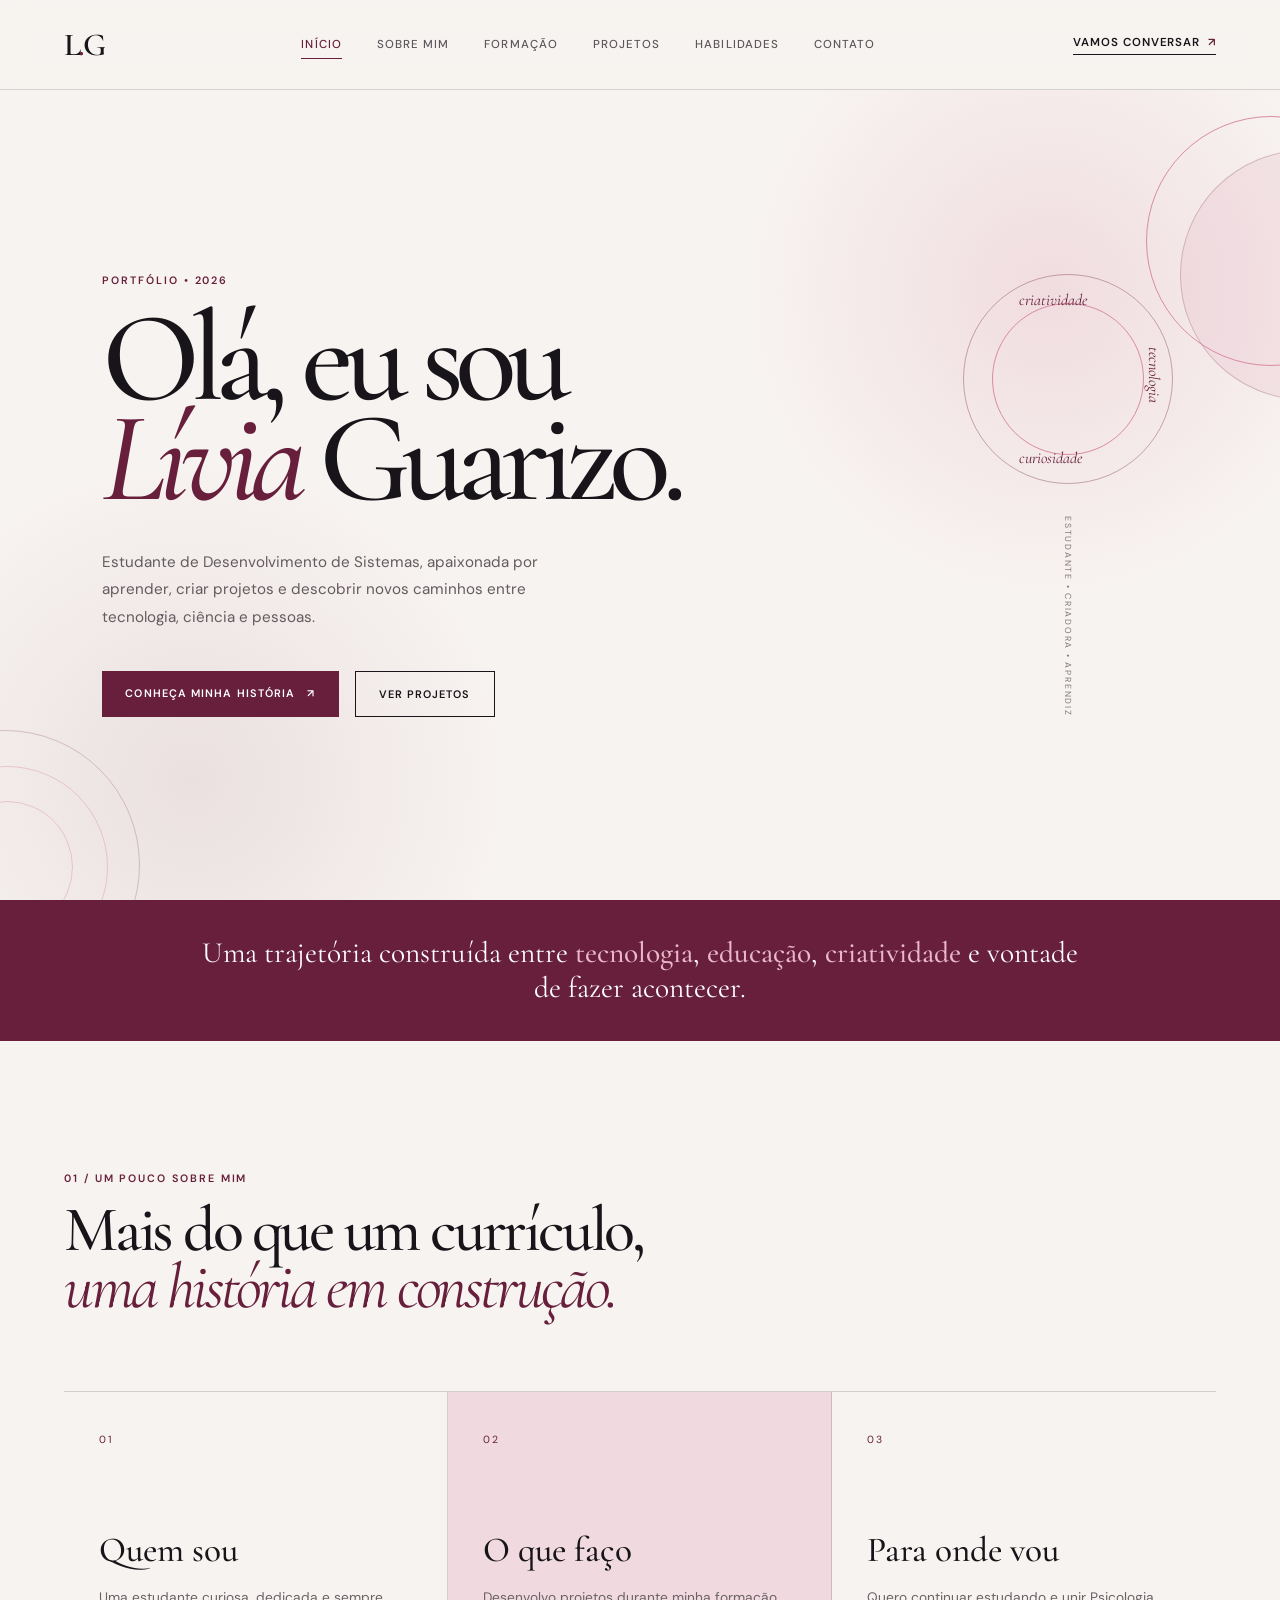
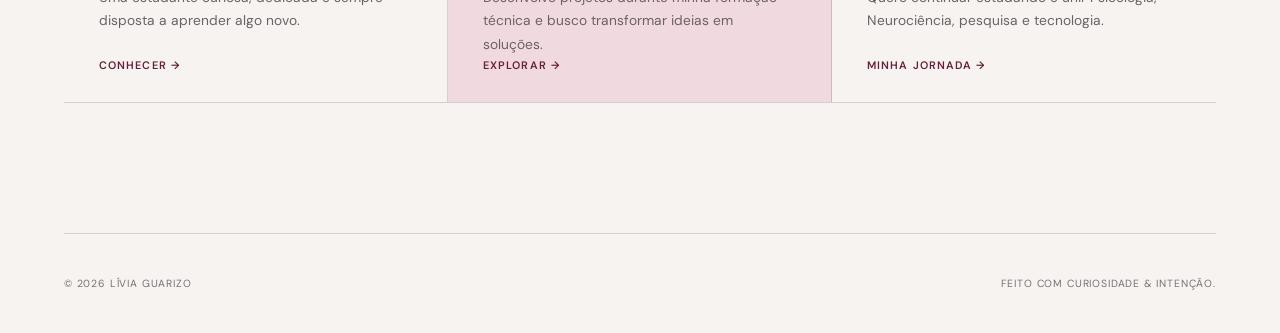
<file: index.html>
<!DOCTYPE html>
<html lang="pt-BR">

<head>
    <meta charset="UTF-8">
    <meta name="viewport" content="width=device-width, initial-scale=1.0">

    <meta
        name="description"
        content="Portfólio de Lívia Guarizo — estudante de Desenvolvimento de Sistemas."
    >

    <title>Lívia Guarizo | Portfólio</title>

    <link rel="stylesheet" href="style.css">
</head>

<body>

    <header class="site-header">

        <a class="brand" href="index.html">
            L<span>.</span>G
        </a>

        <nav class="main-nav">

            <a class="active" href="index.html">
                Início
            </a>

            <a href="sobre.html">
                Sobre mim
            </a>

            <a href="formacao.html">
                Formação
            </a>

            <a href="projetos.html">
                Projetos
            </a>

            <a href="habilidades.html">
                Habilidades
            </a>

            <a href="contato.html">
                Contato
            </a>

        </nav>

        <a class="header-link" href="contato.html">
            Vamos conversar <span>↗</span>
        </a>

    </header>


    <main>

        <section class="hero">

            <div class="hero-decoration hero-decoration-left"></div>
            <div class="hero-decoration hero-decoration-right"></div>


            <div class="hero-content">

                <p class="eyebrow">
                    PORTFÓLIO • 2026
                </p>

                <h1>
                    Olá, eu sou<br>
                    <span>Lívia</span> Guarizo.
                </h1>

                <p class="hero-text">
                    Estudante de Desenvolvimento de Sistemas,
                    apaixonada por aprender, criar projetos e
                    descobrir novos caminhos entre tecnologia,
                    ciência e pessoas.
                </p>


                <div class="hero-actions">

                    <a
                        class="button button-primary"
                        href="sobre.html"
                    >
                        Conheça minha história
                        <span>↗</span>
                    </a>

                    <a
                        class="button button-ghost"
                        href="projetos.html"
                    >
                        Ver projetos
                    </a>

                </div>

            </div>


            <div class="hero-side">

                <div class="hero-orbit">

                    <span>
                        criatividade
                    </span>

                    <span>
                        tecnologia
                    </span>

                    <span>
                        curiosidade
                    </span>

                </div>

                <p class="vertical-text">
                    ESTUDANTE • CRIADORA • APRENDIZ
                </p>

            </div>

        </section>


        <section class="intro-strip">

            <p>
                Uma trajetória construída entre
                <strong>tecnologia</strong>,
                <strong>educação</strong>,
                <strong>criatividade</strong>
                e vontade de fazer acontecer.
            </p>

        </section>


        <section class="home-overview section">

            <div class="section-heading">

                <p class="eyebrow">
                    01 / UM POUCO SOBRE MIM
                </p>

                <h2>
                    Mais do que um currículo,<br>
                    <em>uma história em construção.</em>
                </h2>

            </div>


            <div class="overview-grid">


                <article class="overview-card">

                    <span class="card-number">
                        01
                    </span>

                    <h3>
                        Quem sou
                    </h3>

                    <p>
                        Uma estudante curiosa, dedicada e
                        sempre disposta a aprender algo novo.
                    </p>

                    <a href="sobre.html">
                        Conhecer →
                    </a>

                </article>


                <article class="overview-card featured">

                    <span class="card-number">
                        02
                    </span>

                    <h3>
                        O que faço
                    </h3>

                    <p>
                        Desenvolvo projetos durante minha
                        formação técnica e busco transformar
                        ideias em soluções.
                    </p>

                    <a href="projetos.html">
                        Explorar →
                    </a>

                </article>


                <article class="overview-card">

                    <span class="card-number">
                        03
                    </span>

                    <h3>
                        Para onde vou
                    </h3>

                    <p>
                        Quero continuar estudando e unir
                        Psicologia, Neurociência, pesquisa
                        e tecnologia.
                    </p>

                    <a href="formacao.html">
                        Minha jornada →
                    </a>

                </article>


            </div>

        </section>

    </main>


    <footer class="site-footer">

        <span>
            © 2026 Lívia Guarizo
        </span>

        <span>
            Feito com curiosidade & intenção.
        </span>

    </footer>


    <script src="script.js"></script>

</body>

</html>
</file>
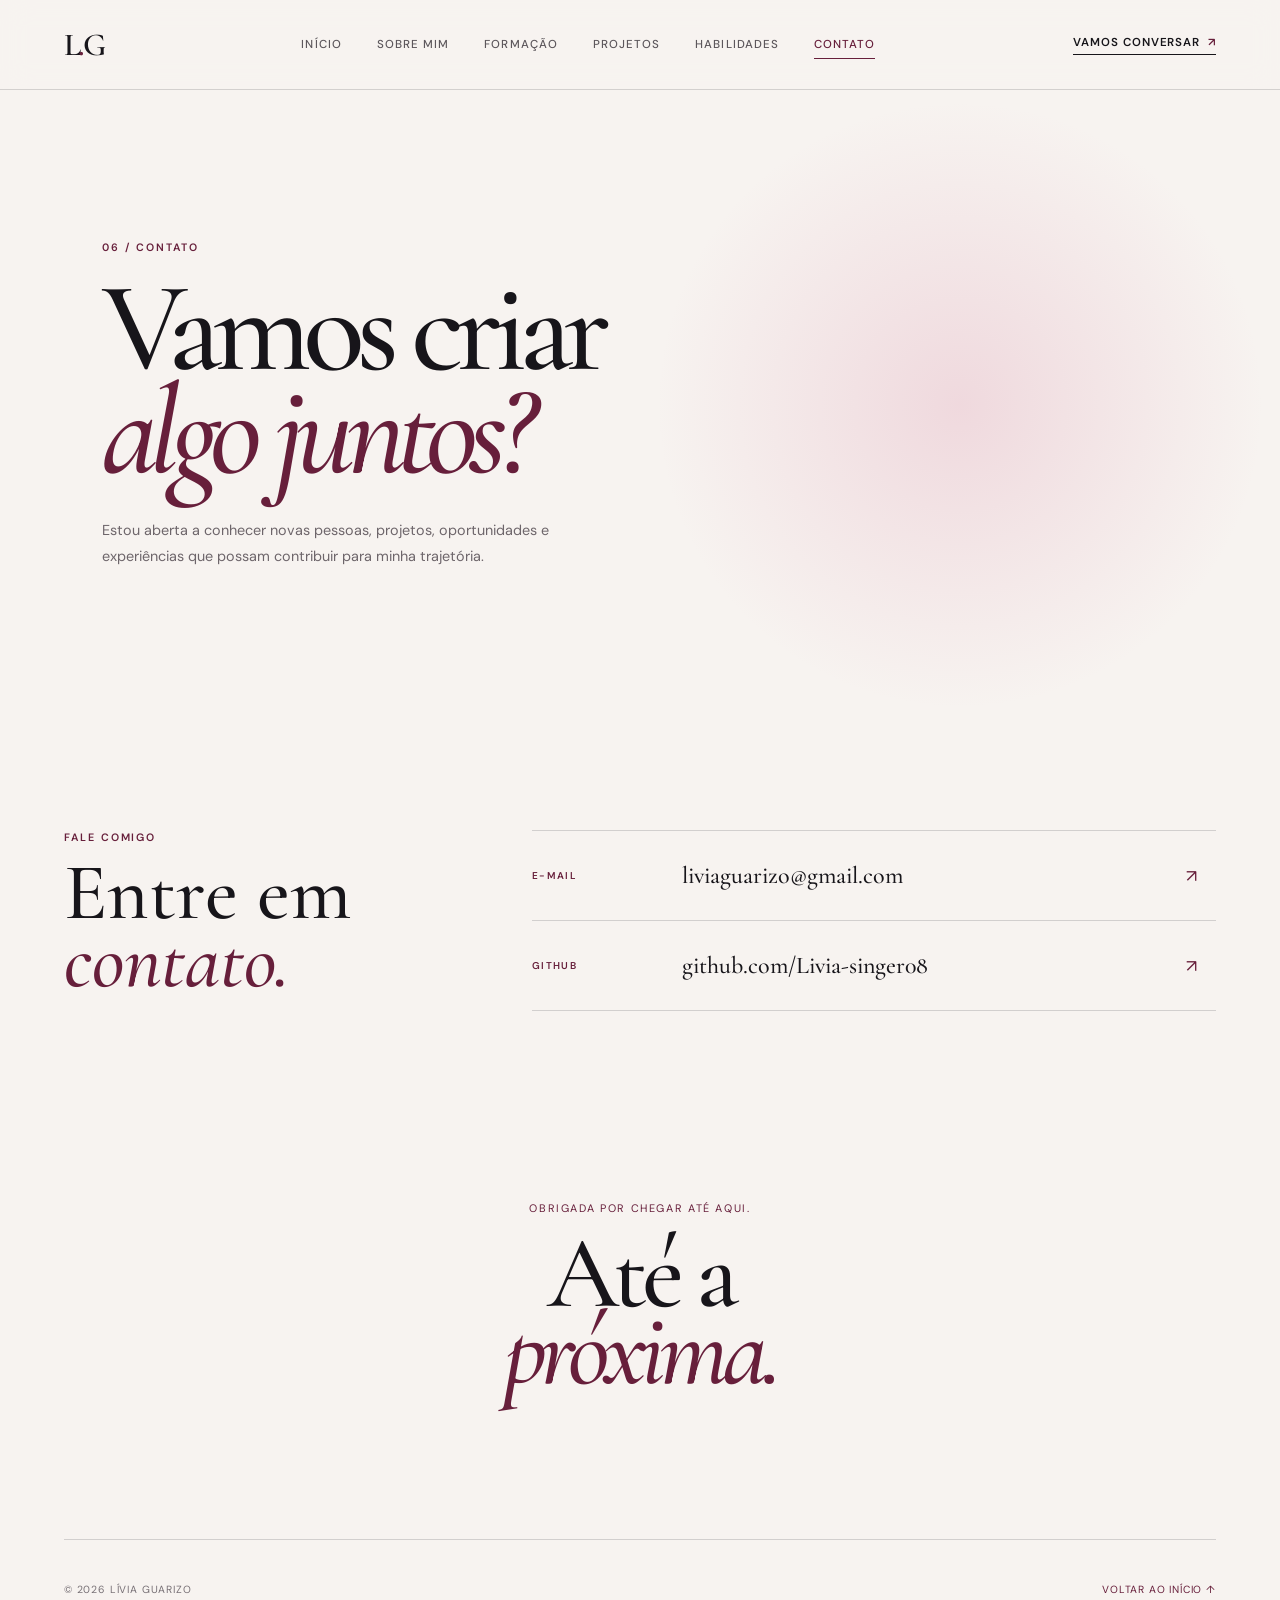
<file: contato.html>
<!DOCTYPE html>
<html lang="pt-BR">
<head>
    <meta charset="UTF-8">
    <meta name="viewport" content="width=device-width, initial-scale=1.0">
    <meta name="description" content="Entre em contato com Lívia Guarizo.">
    <title>Contato | Lívia Guarizo</title>
    <link rel="stylesheet" href="style.css">
</head>

<body>

    <header class="site-header">

        <a class="brand" href="index.html">
            L<span>.</span>G
        </a>

        <nav class="main-nav">
            <a href="index.html">Início</a>
            <a href="sobre.html">Sobre mim</a>
            <a href="formacao.html">Formação</a>
            <a href="projetos.html">Projetos</a>
            <a href="habilidades.html">Habilidades</a>
            <a class="active" href="contato.html">Contato</a>
        </nav>

        <a class="header-link" href="contato.html">
            Vamos conversar <span>↗</span>
        </a>

    </header>


    <main>

        <section class="contact-hero">

            <p class="eyebrow">06 / CONTATO</p>

            <h1>
                Vamos criar<br>
                <em>algo juntos?</em>
            </h1>

            <p>
                Estou aberta a conhecer novas pessoas, projetos,
                oportunidades e experiências que possam contribuir
                para minha trajetória.
            </p>

        </section>


        <section class="contact-section section">

            <div class="contact-intro">

                <p class="eyebrow">FALE COMIGO</p>

                <h2>
                    Entre em<br>
                    <em>contato.</em>
                </h2>

            </div>


            <div class="contact-links">

                <a href="mailto:seuemail@email.com" class="contact-link">

                    <span class="contact-label">
                        E-MAIL
                    </span>

                    <strong>
                        liviaguarizo@gmail.com
                    </strong>

                    <span>↗</span>

                </a>
                
                <a href="https://github.com/Livia-singer08" target="_blank" class="contact-link">
                    <span class="contact-label">GITHUB</span>
                    
                    <strong>
                        github.com/Livia-singer08
                    </strong>
                    
                    <span>↗</span>
                </a>

            </div>

        </section>


        <section class="closing-section section">

            <p>
                Obrigada por chegar até aqui.
            </p>

            <h2>
                Até a<br>
                <em>próxima.</em>
            </h2>

        </section>

    </main>


    <footer class="site-footer">

        <span>
            © 2026 Lívia Guarizo
        </span>

        <a href="index.html">
            Voltar ao início ↑
        </a>

    </footer>


    <script src="script.js"></script>

</body>
</html>
</file>
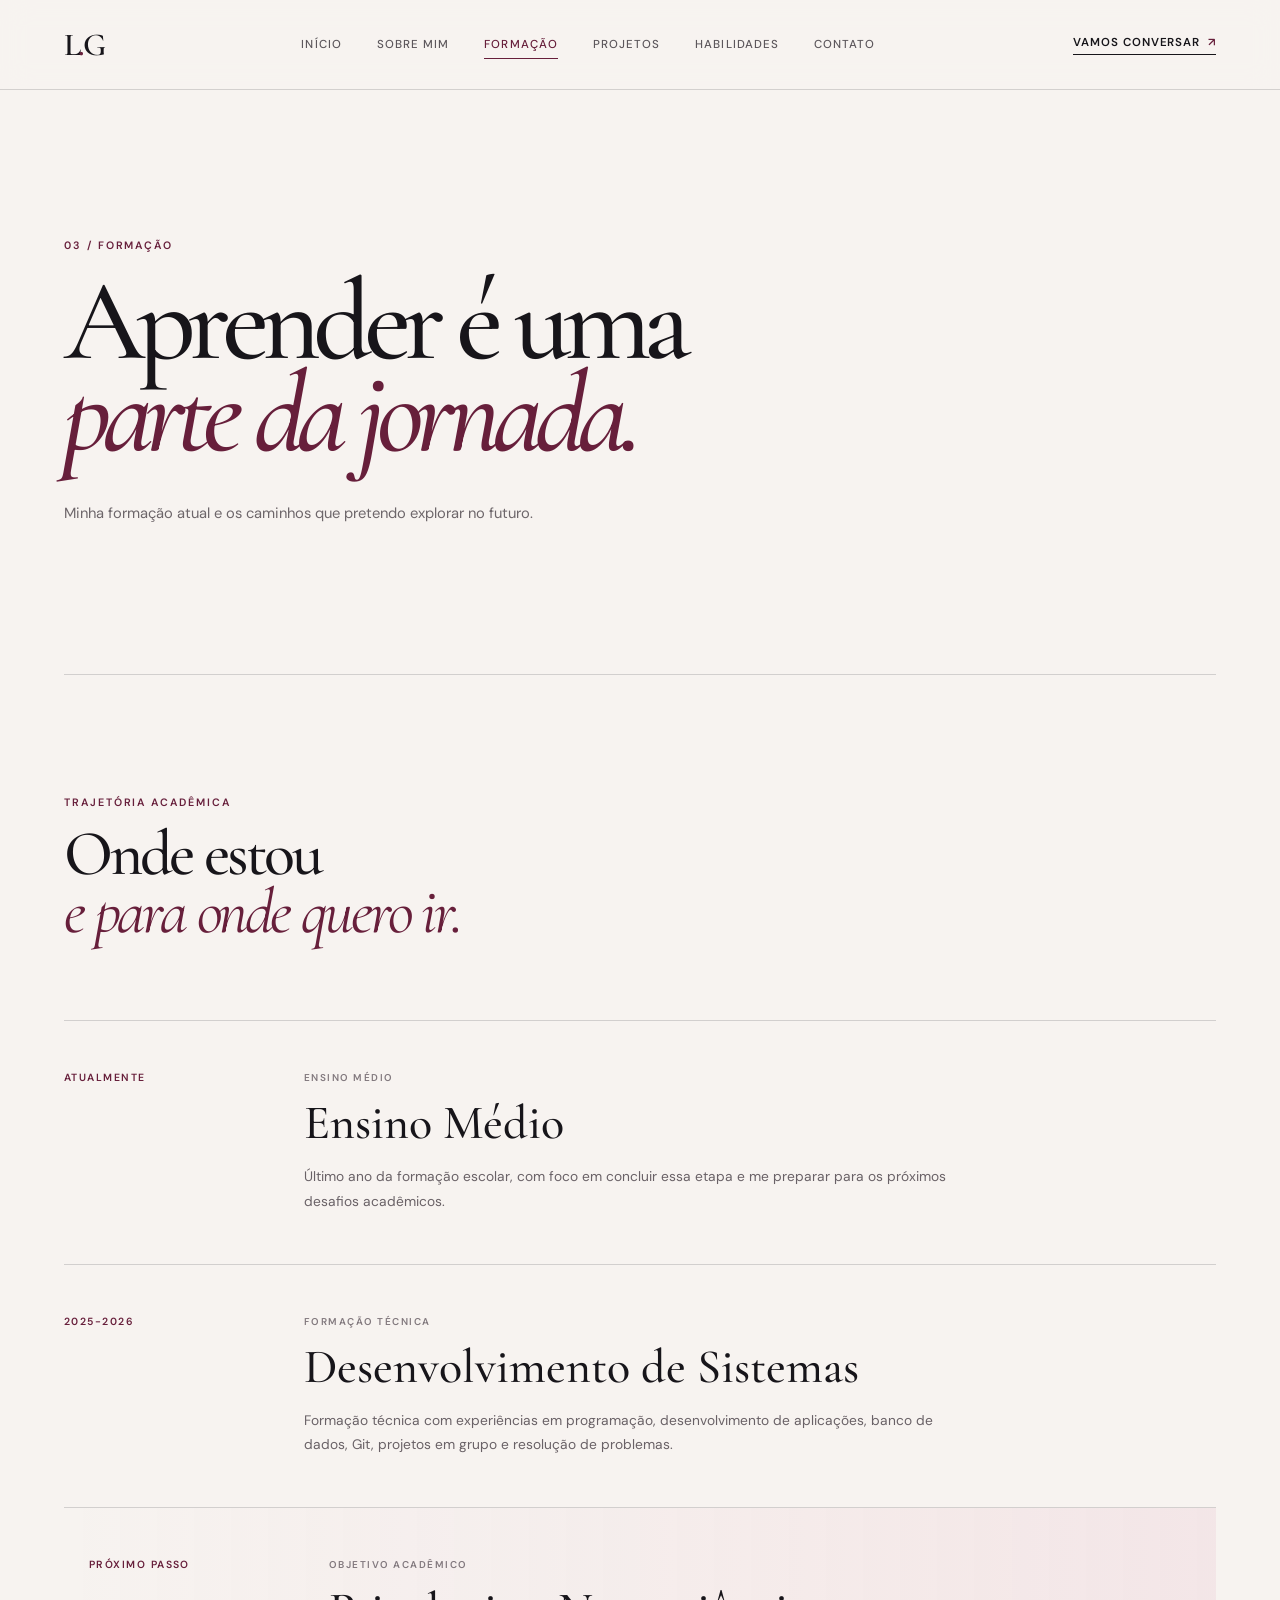
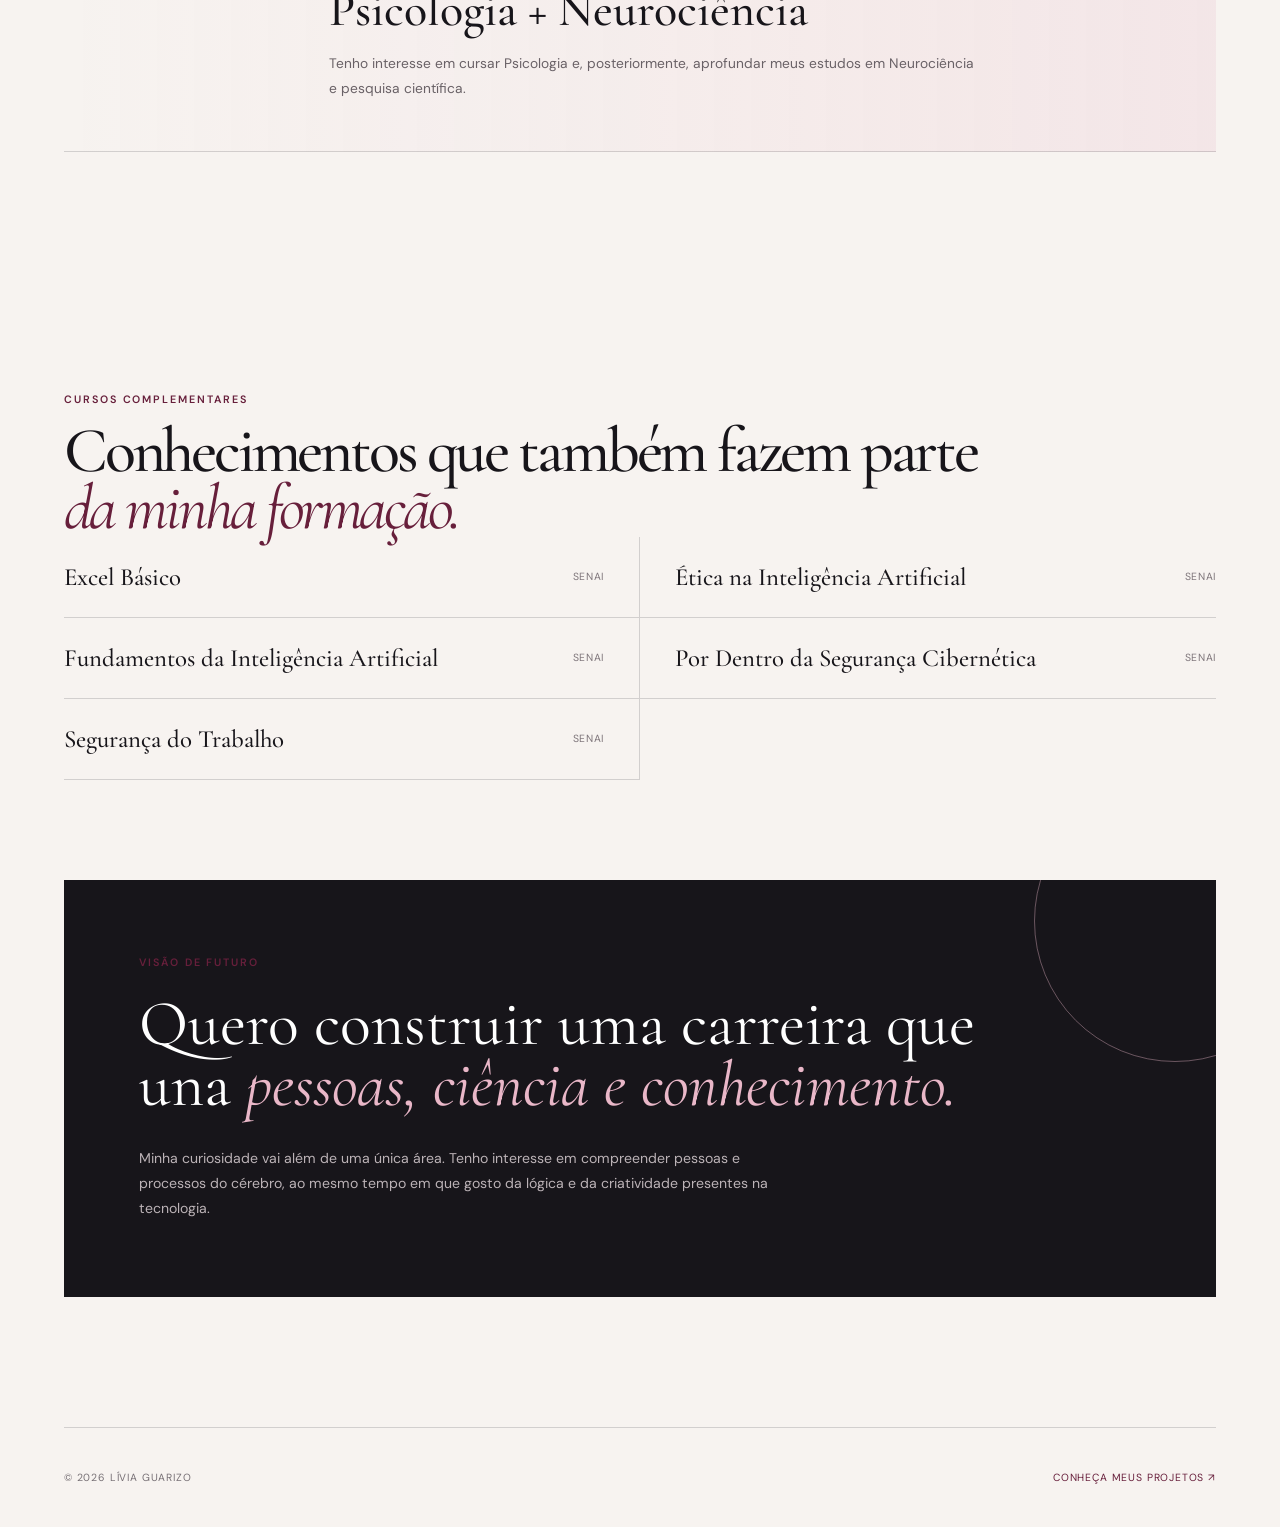
<file: formacao.html>
<!DOCTYPE html>

<html lang="pt-BR">

<head>

    <meta charset="UTF-8">
    <meta name="viewport" content="width=device-width, initial-scale=1.0">
    <meta name="description" content="Formação acadêmica e objetivos de Lívia Guarizo.">
    <title>Formação | Lívia Guarizo</title>
    <link rel="stylesheet" href="style.css">

</head>

<body>

    <header class="site-header">

        <a class="brand" href="index.html">
            L<span>.</span>G
        </a>

        <nav class="main-nav">

            <a href="index.html">
                Início
            </a>

            <a href="sobre.html">
                Sobre mim
            </a>

            <a class="active" href="formacao.html">
                Formação
            </a>

            <a href="projetos.html">
                Projetos
            </a>

            <a href="habilidades.html">
                Habilidades
            </a>

            <a href="contato.html">
                Contato
            </a>

        </nav>

        <a class="header-link" href="contato.html">
            Vamos conversar <span>↗</span>
        </a>

    </header>


    <main>

        <section class="page-hero">

            <p class="eyebrow">
                03 / FORMAÇÃO
            </p>

            <h1>
                Aprender é uma<br>
                <em>parte da jornada.</em>
            </h1>

            <p>
                Minha formação atual e os caminhos que pretendo
                explorar no futuro.
            </p>

        </section>


        <section class="timeline-section section">

            <div class="section-heading">

                <p class="eyebrow">
                    TRAJETÓRIA ACADÊMICA
                </p>

                <h2>
                    Onde estou<br>
                    <em>e para onde quero ir.</em>
                </h2>

            </div>


            <div class="timeline">

                <article class="timeline-item">

                    <span class="timeline-year">
                        ATUALMENTE
                    </span>

                    <div>

                        <p class="timeline-type">
                            ENSINO MÉDIO
                        </p>

                        <h3>
                            Ensino Médio
                        </h3>

                        <p>
                            Último ano da formação escolar,
                            com foco em concluir essa etapa e
                            me preparar para os próximos desafios
                            acadêmicos.
                        </p>

                    </div>

                </article>


                <article class="timeline-item">

                    <span class="timeline-year">
                        2025-2026
                    </span>

                    <div>

                        <p class="timeline-type">
                            FORMAÇÃO TÉCNICA
                        </p>

                        <h3>
                            Desenvolvimento de Sistemas
                        </h3>

                        <p>
                            Formação técnica com experiências em
                            programação, desenvolvimento de aplicações,
                            banco de dados, Git, projetos em grupo
                            e resolução de problemas.
                        </p>

                    </div>

                </article>


                <article class="timeline-item future">

                    <span class="timeline-year">
                        PRÓXIMO PASSO
                    </span>

                    <div>

                        <p class="timeline-type">
                            OBJETIVO ACADÊMICO
                        </p>

                        <h3>
                            Psicologia + Neurociência
                        </h3>

                        <p>
                            Tenho interesse em cursar Psicologia e,
                            posteriormente, aprofundar meus estudos
                            em Neurociência e pesquisa científica.
                        </p>

                    </div>

                </article>

            </div>

        </section>


        <section class="skills-section section">

            <div class="section-heading">

                <p class="eyebrow">
                    CURSOS COMPLEMENTARES
                </p>

                <h2>
                    Conhecimentos que também fazem parte<br>
                    <em>da minha formação.</em>
                </h2>

            </div>


            <div class="skill-list">

                <div class="skill-item">

                    <strong>
                        Excel Básico
                    </strong>

                    <span>
                        SENAI
                    </span>

                </div>


                <div class="skill-item">

                    <strong>
                        Ética na Inteligência Artificial
                    </strong>

                    <span>
                        SENAI
                    </span>

                </div>


                <div class="skill-item">

                    <strong>
                        Fundamentos da Inteligência Artificial
                    </strong>

                    <span>
                        SENAI
                    </span>

                </div>


                <div class="skill-item">

                    <strong>
                        Por Dentro da Segurança Cibernética
                    </strong>

                    <span>
                        SENAI
                    </span>

                </div>


                <div class="skill-item">

                    <strong>
                        Segurança do Trabalho
                    </strong>

                    <span>
                        SENAI
                    </span>

                </div>

            </div>

        </section>


        <section class="future-section section">

            <div class="future-card">

                <p class="eyebrow">
                    VISÃO DE FUTURO
                </p>

                <h2>
                    Quero construir uma carreira que una
                    <em>pessoas, ciência e conhecimento.</em>
                </h2>

                <p>
                    Minha curiosidade vai além de uma única área.
                    Tenho interesse em compreender pessoas e processos
                    do cérebro, ao mesmo tempo em que gosto da lógica
                    e da criatividade presentes na tecnologia.
                </p>

            </div>

        </section>

    </main>


    <footer class="site-footer">

        <span>
            © 2026 Lívia Guarizo
        </span>

        <a href="projetos.html">
            Conheça meus projetos ↗
        </a>

    </footer>


    <script src="script.js"></script>

</body>

</html>
</file>
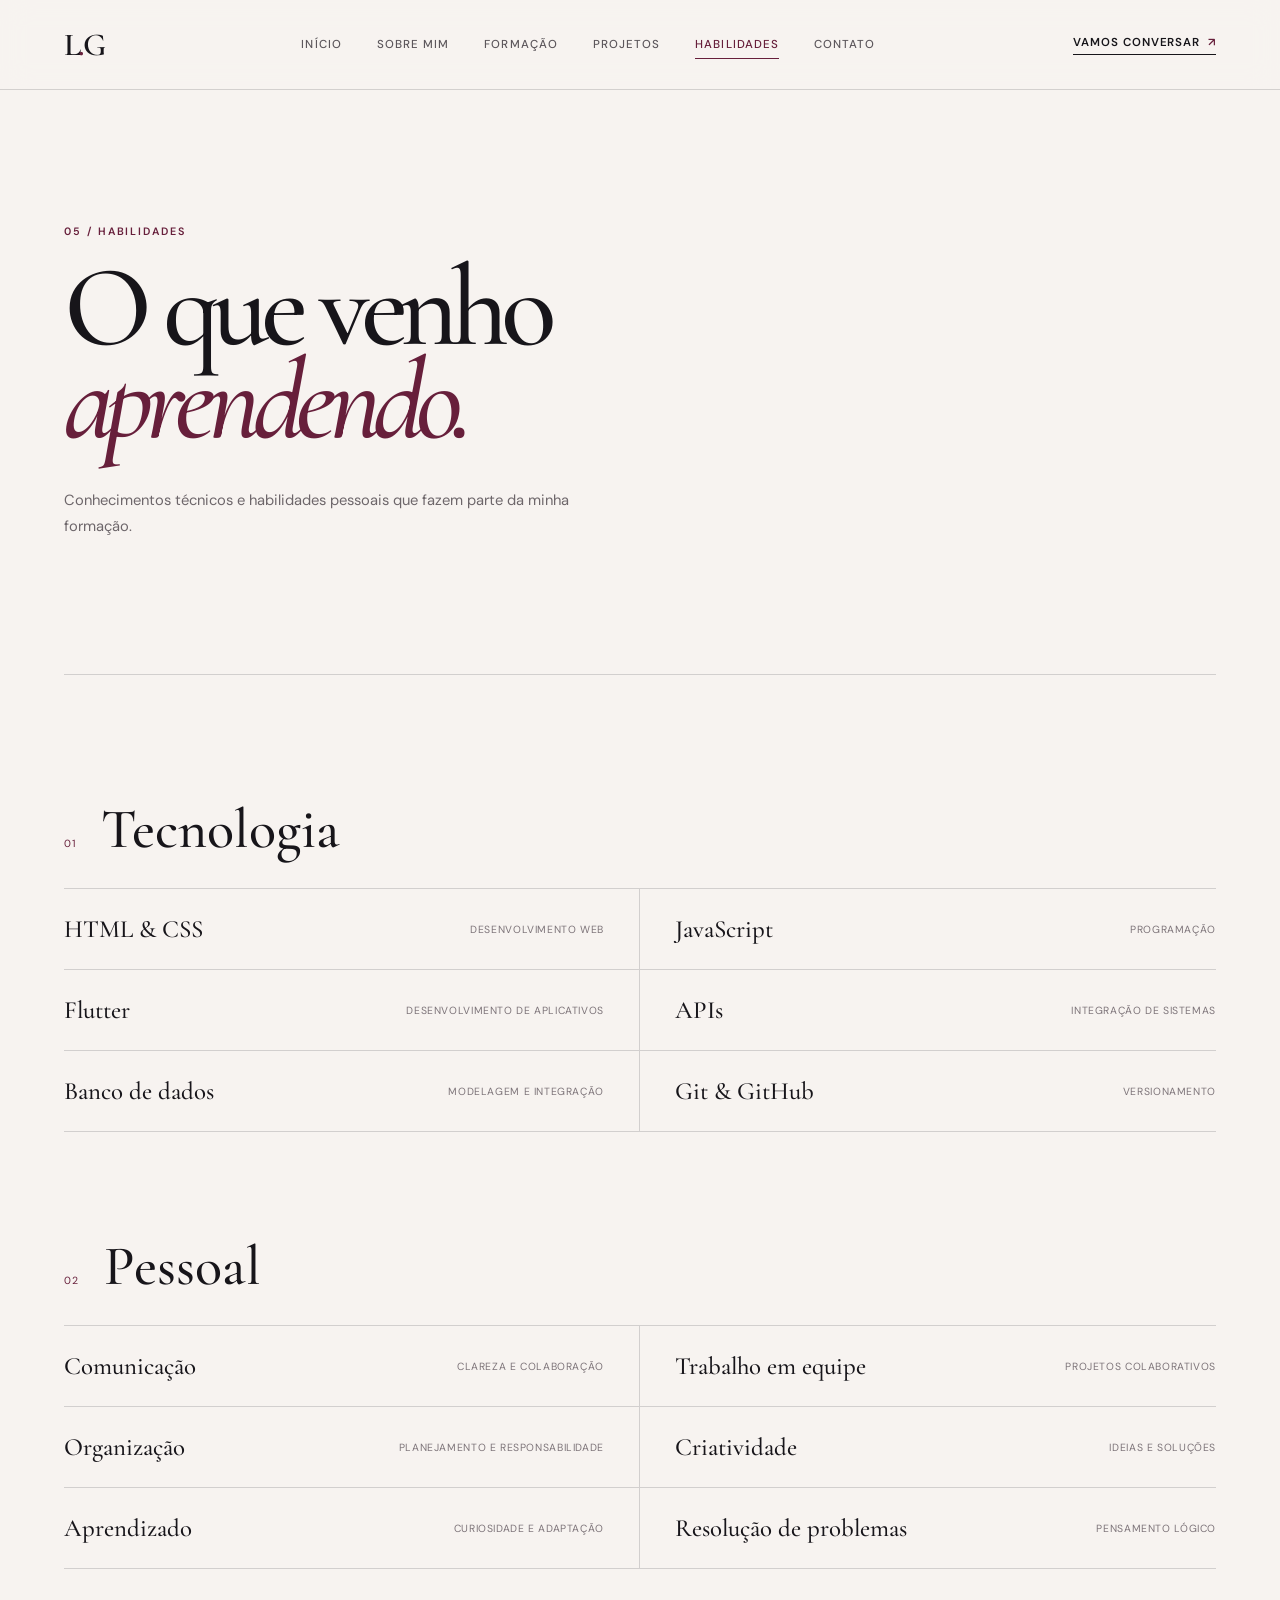
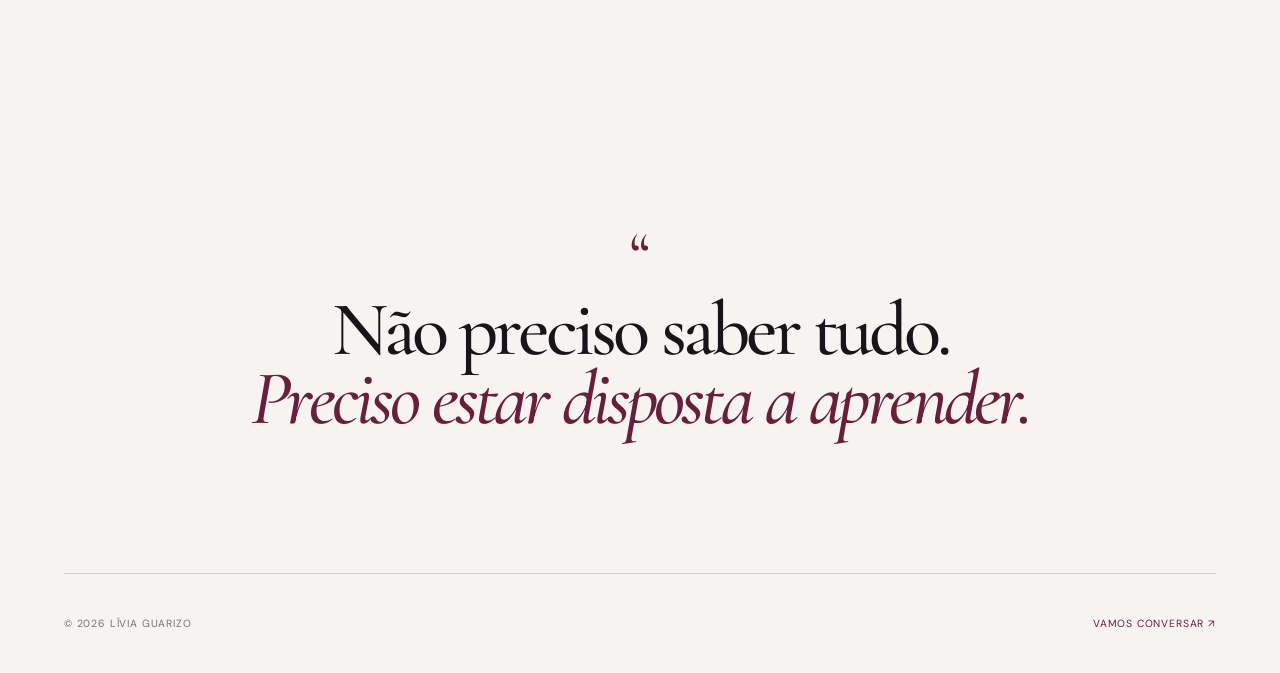
<file: habilidades.html>
<!DOCTYPE html>
<html lang="pt-BR">
<head>
    <meta charset="UTF-8">
    <meta name="viewport" content="width=device-width, initial-scale=1.0">

    <meta
        name="description"
        content="Habilidades técnicas e pessoais de Lívia Guarizo."
    >

    <title>Habilidades | Lívia Guarizo</title>

    <link rel="stylesheet" href="style.css">
</head>

<body>

    <header class="site-header">

        <a class="brand" href="index.html">
            L<span>.</span>G
        </a>


        <nav class="main-nav">

            <a href="index.html">
                Início
            </a>

            <a href="sobre.html">
                Sobre mim
            </a>

            <a href="formacao.html">
                Formação
            </a>

            <a href="projetos.html">
                Projetos
            </a>

            <a class="active" href="habilidades.html">
                Habilidades
            </a>

            <a href="contato.html">
                Contato
            </a>

        </nav>


        <a class="header-link" href="contato.html">
            Vamos conversar <span>↗</span>
        </a>

    </header>


    <main>

        <section class="page-hero">

            <p class="eyebrow">
                05 / HABILIDADES
            </p>

            <h1>
                O que venho<br>
                <em>aprendendo.</em>
            </h1>

            <p>
                Conhecimentos técnicos e habilidades pessoais
                que fazem parte da minha formação.
            </p>

        </section>


        <section class="skills-section section">


            <div class="skills-category">

                <div class="skills-title">

                    <span>
                        01
                    </span>

                    <h2>
                        Tecnologia
                    </h2>

                </div>


                <div class="skill-list">


                    <div class="skill-item">

                        <strong>
                            HTML & CSS
                        </strong>

                        <span>
                            Desenvolvimento Web
                        </span>

                    </div>


                    <div class="skill-item">

                        <strong>
                            JavaScript
                        </strong>

                        <span>
                            Programação
                        </span>

                    </div>


                    <div class="skill-item">

                        <strong>
                            Flutter
                        </strong>

                        <span>
                            Desenvolvimento de aplicativos
                        </span>

                    </div>


                    <div class="skill-item">

                        <strong>
                            APIs
                        </strong>

                        <span>
                            Integração de sistemas
                        </span>

                    </div>


                    <div class="skill-item">

                        <strong>
                            Banco de dados
                        </strong>

                        <span>
                            Modelagem e integração
                        </span>

                    </div>


                    <div class="skill-item">

                        <strong>
                            Git & GitHub
                        </strong>

                        <span>
                            Versionamento
                        </span>

                    </div>


                </div>

            </div>



            <div class="skills-category">

                <div class="skills-title">

                    <span>
                        02
                    </span>

                    <h2>
                        Pessoal
                    </h2>

                </div>


                <div class="skill-list">


                    <div class="skill-item">

                        <strong>
                            Comunicação
                        </strong>

                        <span>
                            Clareza e colaboração
                        </span>

                    </div>


                    <div class="skill-item">

                        <strong>
                            Trabalho em equipe
                        </strong>

                        <span>
                            Projetos colaborativos
                        </span>

                    </div>


                    <div class="skill-item">

                        <strong>
                            Organização
                        </strong>

                        <span>
                            Planejamento e responsabilidade
                        </span>

                    </div>


                    <div class="skill-item">

                        <strong>
                            Criatividade
                        </strong>

                        <span>
                            Ideias e soluções
                        </span>

                    </div>


                    <div class="skill-item">

                        <strong>
                            Aprendizado
                        </strong>

                        <span>
                            Curiosidade e adaptação
                        </span>

                    </div>


                    <div class="skill-item">

                        <strong>
                            Resolução de problemas
                        </strong>

                        <span>
                            Pensamento lógico
                        </span>

                    </div>


                </div>

            </div>


        </section>


        <section class="skills-phrase section">

            <span class="quote-mark">
                “
            </span>

            <h2>
                Não preciso saber tudo.<br>
                <em>Preciso estar disposta a aprender.</em>
            </h2>

        </section>

    </main>


    <footer class="site-footer">

        <span>
            © 2026 Lívia Guarizo
        </span>

        <a href="contato.html">
            Vamos conversar ↗
        </a>

    </footer>


    <script src="script.js"></script>

</body>
</html>
</file>
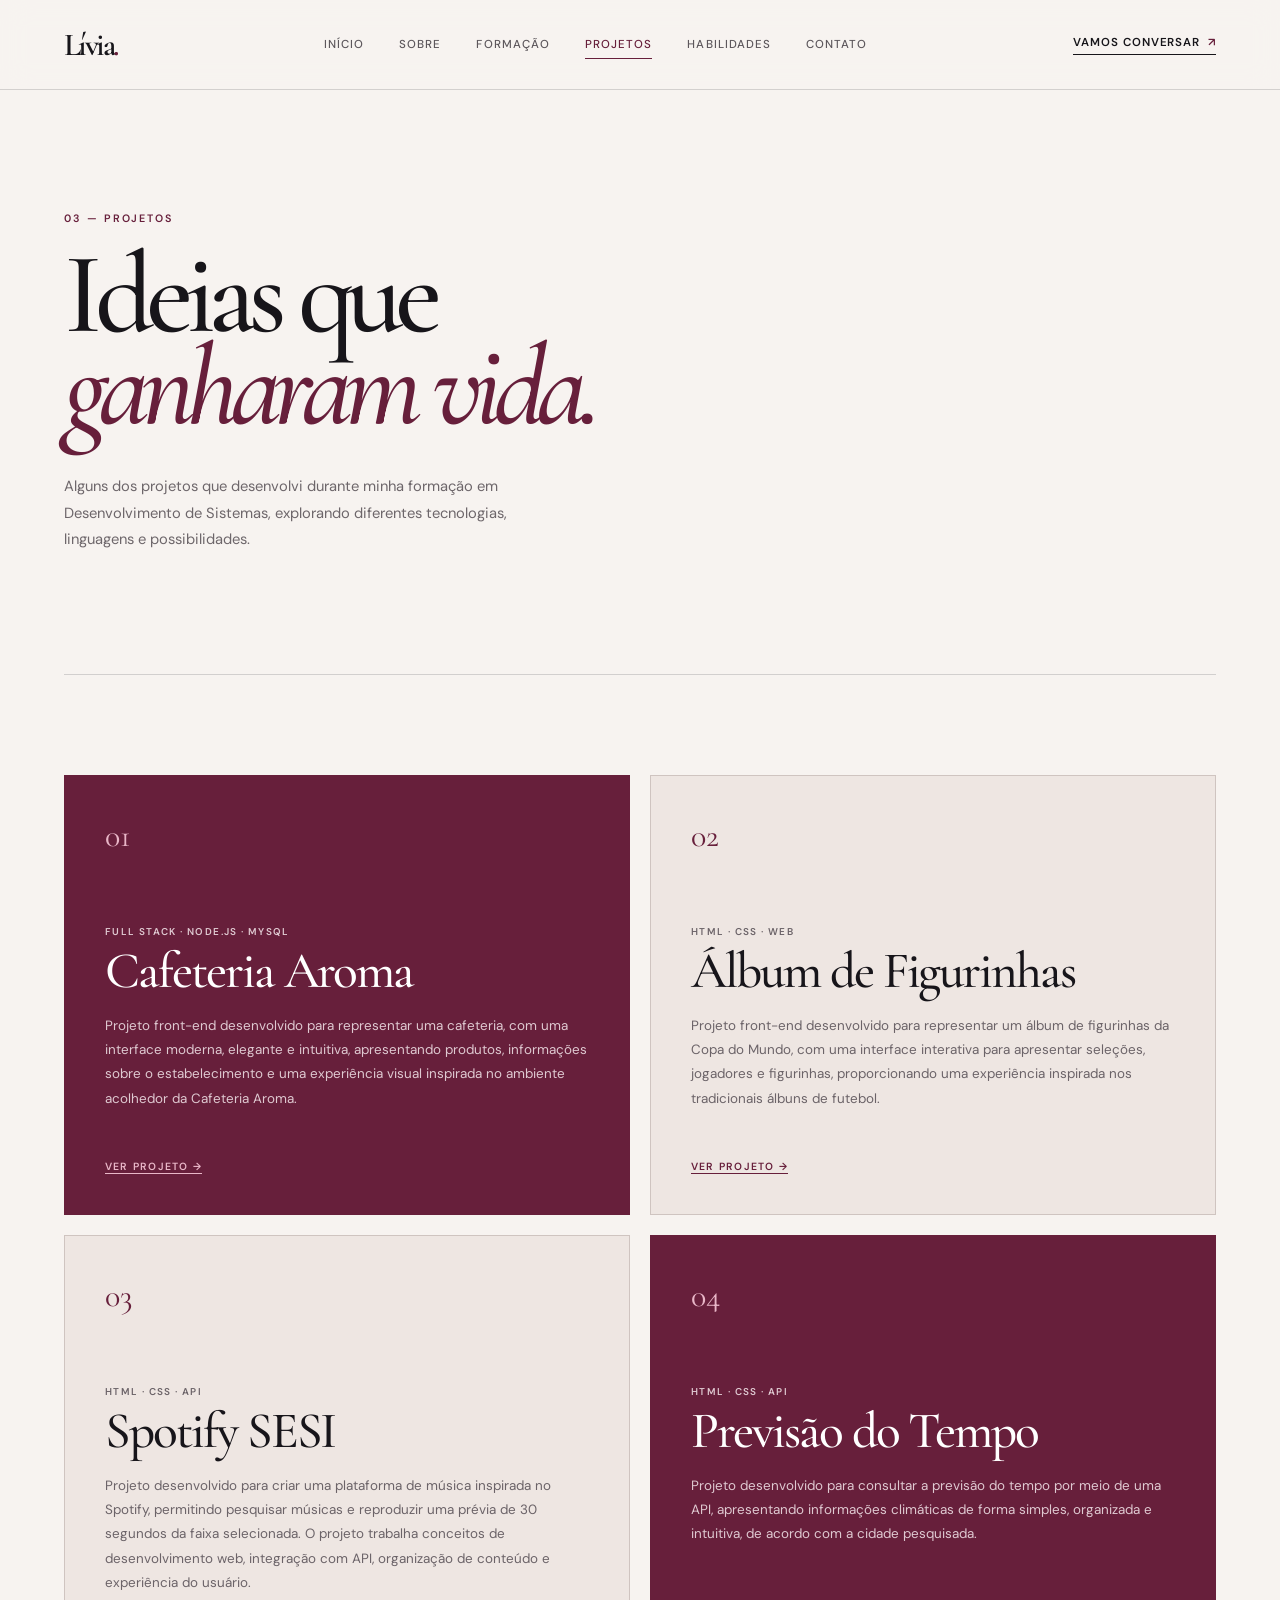
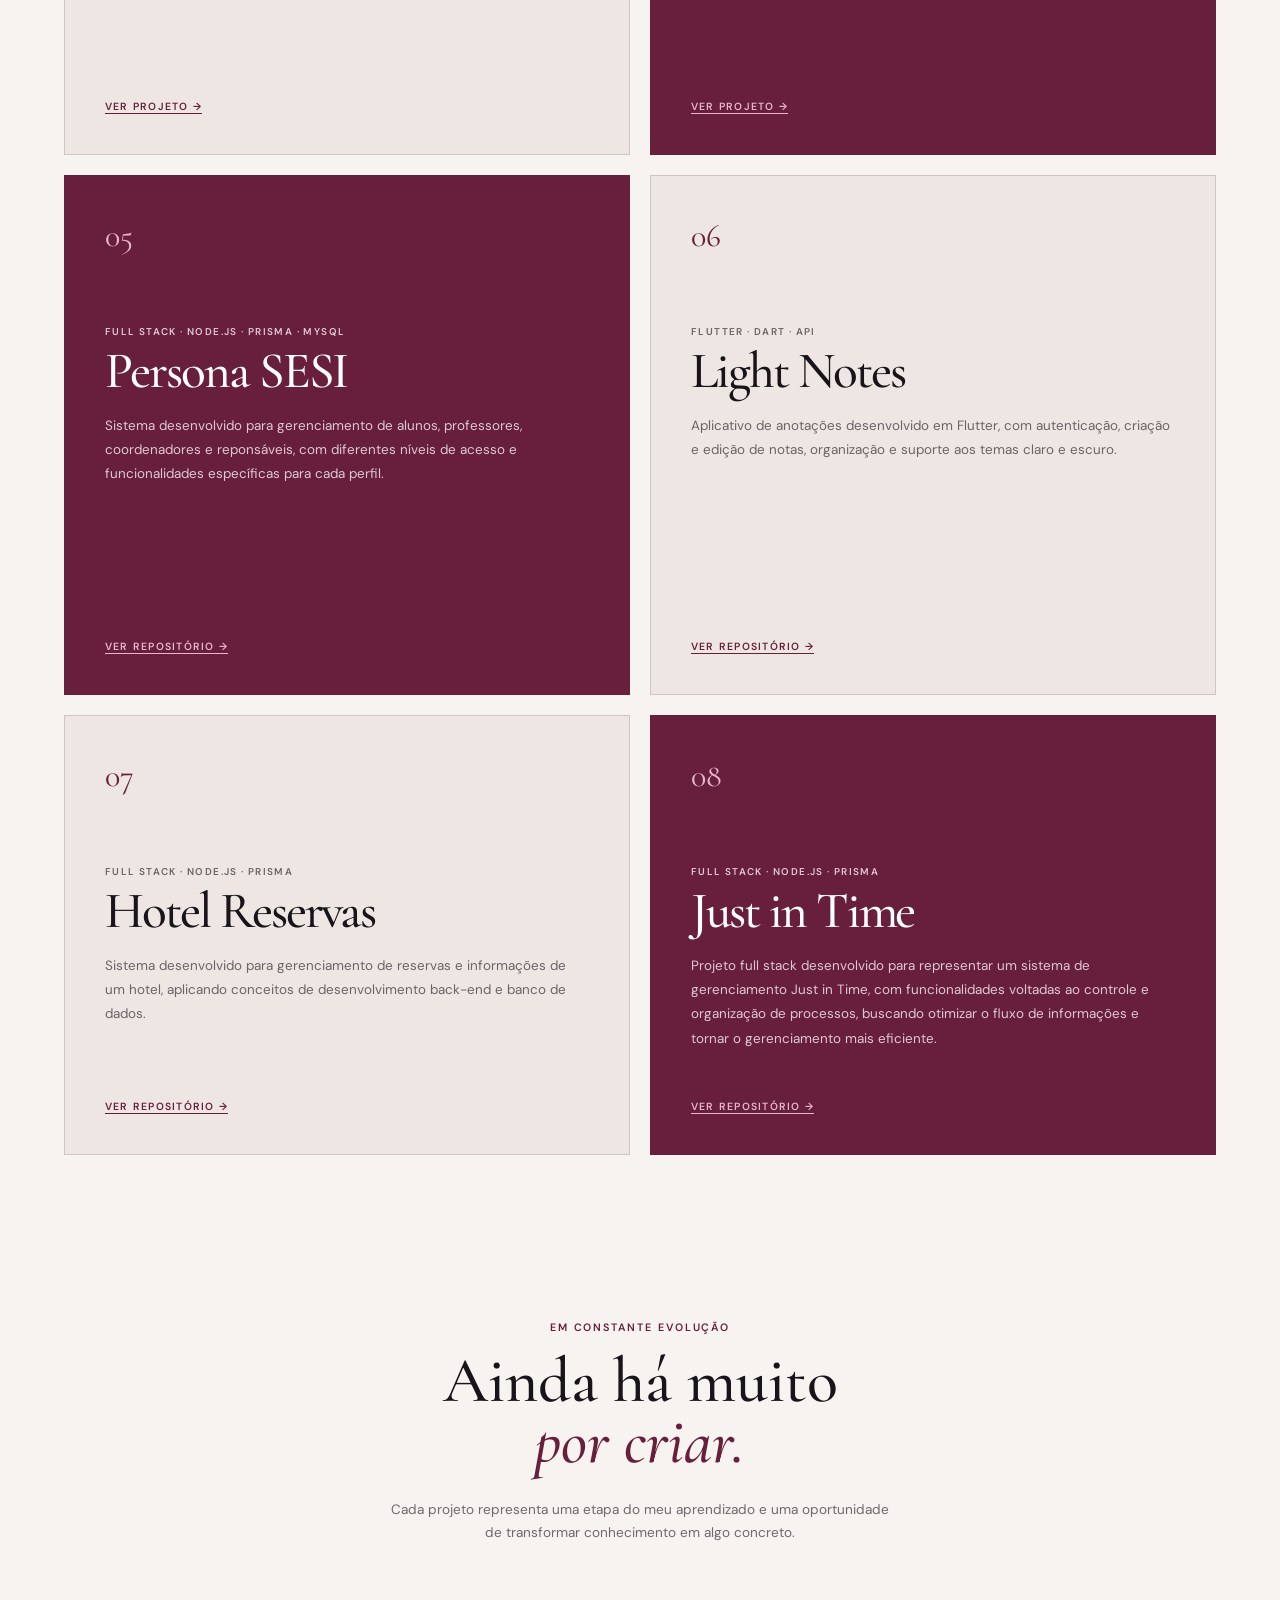
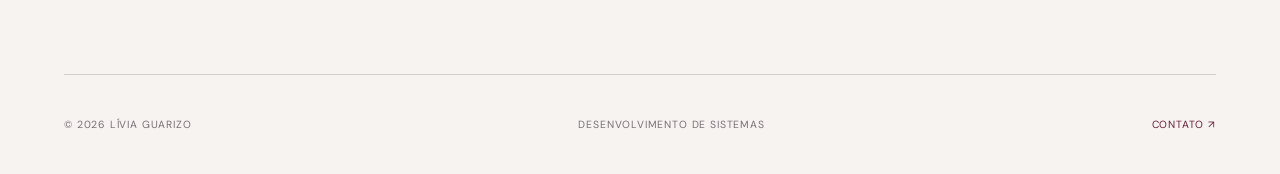
<file: projetos.html>
<!DOCTYPE html>
<html lang="pt-BR">
<head>
    <meta charset="UTF-8">
    <meta name="viewport" content="width=device-width, initial-scale=1.0">
    <meta name="description" content="Projetos de Lívia Guarizo">
    <title>Projetos | Lívia Guarizo</title>
    <link rel="stylesheet" href="style.css">
</head>

<body>

    <header class="site-header">
        <a href="index.html" class="brand">
            Lívia<span>.</span>
        </a>

        <nav class="main-nav">
            <a href="index.html">Início</a>
            <a href="sobre.html">Sobre</a>
            <a href="formacao.html">Formação</a>
            <a href="projetos.html" class="active">Projetos</a>
            <a href="habilidades.html">Habilidades</a>
            <a href="contato.html">Contato</a>
        </nav>

        <a href="contato.html" class="header-link">
            Vamos conversar <span>↗</span>
        </a>
    </header>

    <main>

        <section class="page-hero">
            <span class="eyebrow">03 — Projetos</span>

            <h1>
                Ideias que<br>
                <em>ganharam vida.</em>
            </h1>

            <p>
                Alguns dos projetos que desenvolvi durante minha formação
                em Desenvolvimento de Sistemas, explorando diferentes
                tecnologias, linguagens e possibilidades.
            </p>
        </section>

        <section class="projects-section section">

            <div class="projects-grid">

                <article class="project-card accent-card">

                    <span class="project-number">01</span>

                    <span class="project-meta">
                        FULL STACK · NODE.JS · MYSQL
                    </span>

                    <h2>Cafeteria Aroma</h2>

                    <p>
                        Projeto front-end desenvolvido para representar uma cafeteria, com uma interface moderna, 
                        elegante e intuitiva, apresentando produtos, informações sobre o estabelecimento e uma experiência visual 
                        inspirada no ambiente acolhedor da Cafeteria Aroma.
                    </p>

                    <a
                        href="https://livia-singer08.github.io/cafeteria_aroma/"
                        target="_blank"
                        rel="noopener noreferrer"
                        class="project-link"
                    >
                        Ver projeto →
                    </a>

                </article>


                <article class="project-card project-beige">

                    <span class="project-number">02</span>

                    <span class="project-meta">
                        HTML · CSS · WEB
                    </span>

                    <h2>Álbum de Figurinhas</h2>

                    <p>
                        Projeto front-end desenvolvido para representar um álbum de figurinhas da Copa do Mundo, 
                        com uma interface interativa para apresentar seleções, jogadores e figurinhas, proporcionando 
                        uma experiência inspirada nos tradicionais álbuns de futebol.
                    </p>

                    <a
                        href="https://livia-singer08.github.io/albumCopa/"
                        target="_blank"
                        rel="noopener noreferrer"
                        class="project-link"
                    >
                        Ver projeto →
                    </a>

                </article>


                <article class="project-card project-large accent-card">

                    <span class="project-number">03</span>

                    <span class="project-meta">
                        HTML · CSS · API
                    </span>

                    <h2>Spotify SESI</h2>

                    <p>
                        Projeto desenvolvido para criar uma plataforma de música inspirada no Spotify,
                        permitindo pesquisar músicas e reproduzir uma prévia de 30 segundos da faixa selecionada. 
                        O projeto trabalha conceitos de desenvolvimento web, integração com API, organização de conteúdo 
                        e experiência do usuário.
                    </p>

                    <a
                        href="https://livia-singer08.github.io/Spotify_SESI/"
                        target="_blank"
                        rel="noopener noreferrer"
                        class="project-link"
                    >
                        Ver projeto →
                    </a>

                </article>


                <article class="project-card project-beige">

                    <span class="project-number">04</span>

                    <span class="project-meta">
                        HTML · CSS · API
                    </span>

                    <h2>Previsão do Tempo</h2>

                    <p>
                        Projeto desenvolvido para consultar a previsão do tempo por meio de uma API, 
                        apresentando informações climáticas de forma simples, organizada e intuitiva, 
                        de acordo com a cidade pesquisada.
                    </p>

                    <a
                        href="https://livia-singer08.github.io/previsao_tempo/"
                        target="_blank"
                        rel="noopener noreferrer"
                        class="project-link"
                    >
                        Ver projeto →
                    </a>

                </article>


                <article class="project-card project-large accent-card">

                    <span class="project-number">05</span>

                    <span class="project-meta">
                        FULL STACK · NODE.JS · PRISMA · MYSQL
                    </span>

                    <h2>Persona SESI</h2>

                    <p>
                        Sistema desenvolvido para gerenciamento de alunos,
                        professores, coordenadores e reponsáveis, com diferentes níveis
                        de acesso e funcionalidades específicas para cada perfil.
                    </p>

                    <a
                        href="https://github.com/Heloa15/Projeto-PersonaSESI"
                        target="_blank"
                        rel="noopener noreferrer"
                        class="project-link"
                    >
                        Ver repositório →
                    </a>

                </article>


                <article class="project-card project-beige">

                    <span class="project-number">06</span>

                    <span class="project-meta">
                        FLUTTER · DART · API
                    </span>

                    <h2>Light Notes</h2>

                    <p>
                        Aplicativo de anotações desenvolvido em Flutter,
                        com autenticação, criação e edição de notas,
                        organização e suporte aos temas claro e escuro.
                    </p>

                    <a
                        href="https://github.com/Livia-singer08/desafio3_anotacoes.git"
                        target="_blank"
                        rel="noopener noreferrer"
                        class="project-link"
                    >
                        Ver repositório →
                    </a>

                </article>


                <article class="project-card accent-card">

                    <span class="project-number">07</span>

                    <span class="project-meta">
                        FULL STACK · NODE.JS · PRISMA
                    </span>

                    <h2>Hotel Reservas</h2>

                    <p>
                        Sistema desenvolvido para gerenciamento de reservas
                        e informações de um hotel, aplicando conceitos de
                        desenvolvimento back-end e banco de dados.
                    </p>

                    <a
                        href="https://github.com/Livia-singer08/hotelReservas"
                        target="_blank"
                        rel="noopener noreferrer"
                        class="project-link"
                    >
                        Ver repositório →
                    </a>

                </article>


                <article class="project-card project-beige">

                    <span class="project-number">08</span>

                    <span class="project-meta">
                        FULL STACK · NODE.JS · PRISMA
                    </span>

                    <h2>Just in Time</h2>

                    <p>
                        Projeto full stack desenvolvido para representar um sistema de gerenciamento Just in Time, 
                        com funcionalidades voltadas ao controle e organização de processos, buscando otimizar o 
                        fluxo de informações e tornar o gerenciamento mais eficiente.
                    </p>

                    <a
                        href="https://github.com/Livia-singer08/just_in_time_01_2026.git"
                        target="_blank"
                        rel="noopener noreferrer"
                        class="project-link"
                    >
                        Ver repositório →
                    </a>

                </article>

            </div>

        </section>


        <section class="project-note section">

            <span class="eyebrow">Em constante evolução</span>

            <h2>
                Ainda há muito<br>
                <em>por criar.</em>
            </h2>

            <p>
                Cada projeto representa uma etapa do meu aprendizado e uma
                oportunidade de transformar conhecimento em algo concreto.
            </p>

        </section>

    </main>


    <footer class="site-footer">

        <span>
            © <span class="current-year"></span> Lívia Guarizo
        </span>

        <span>
            Desenvolvimento de Sistemas
        </span>

        <a href="contato.html">
            Contato ↗
        </a>

    </footer>

    <script src="script.js"></script>

</body>
</html>
</file>
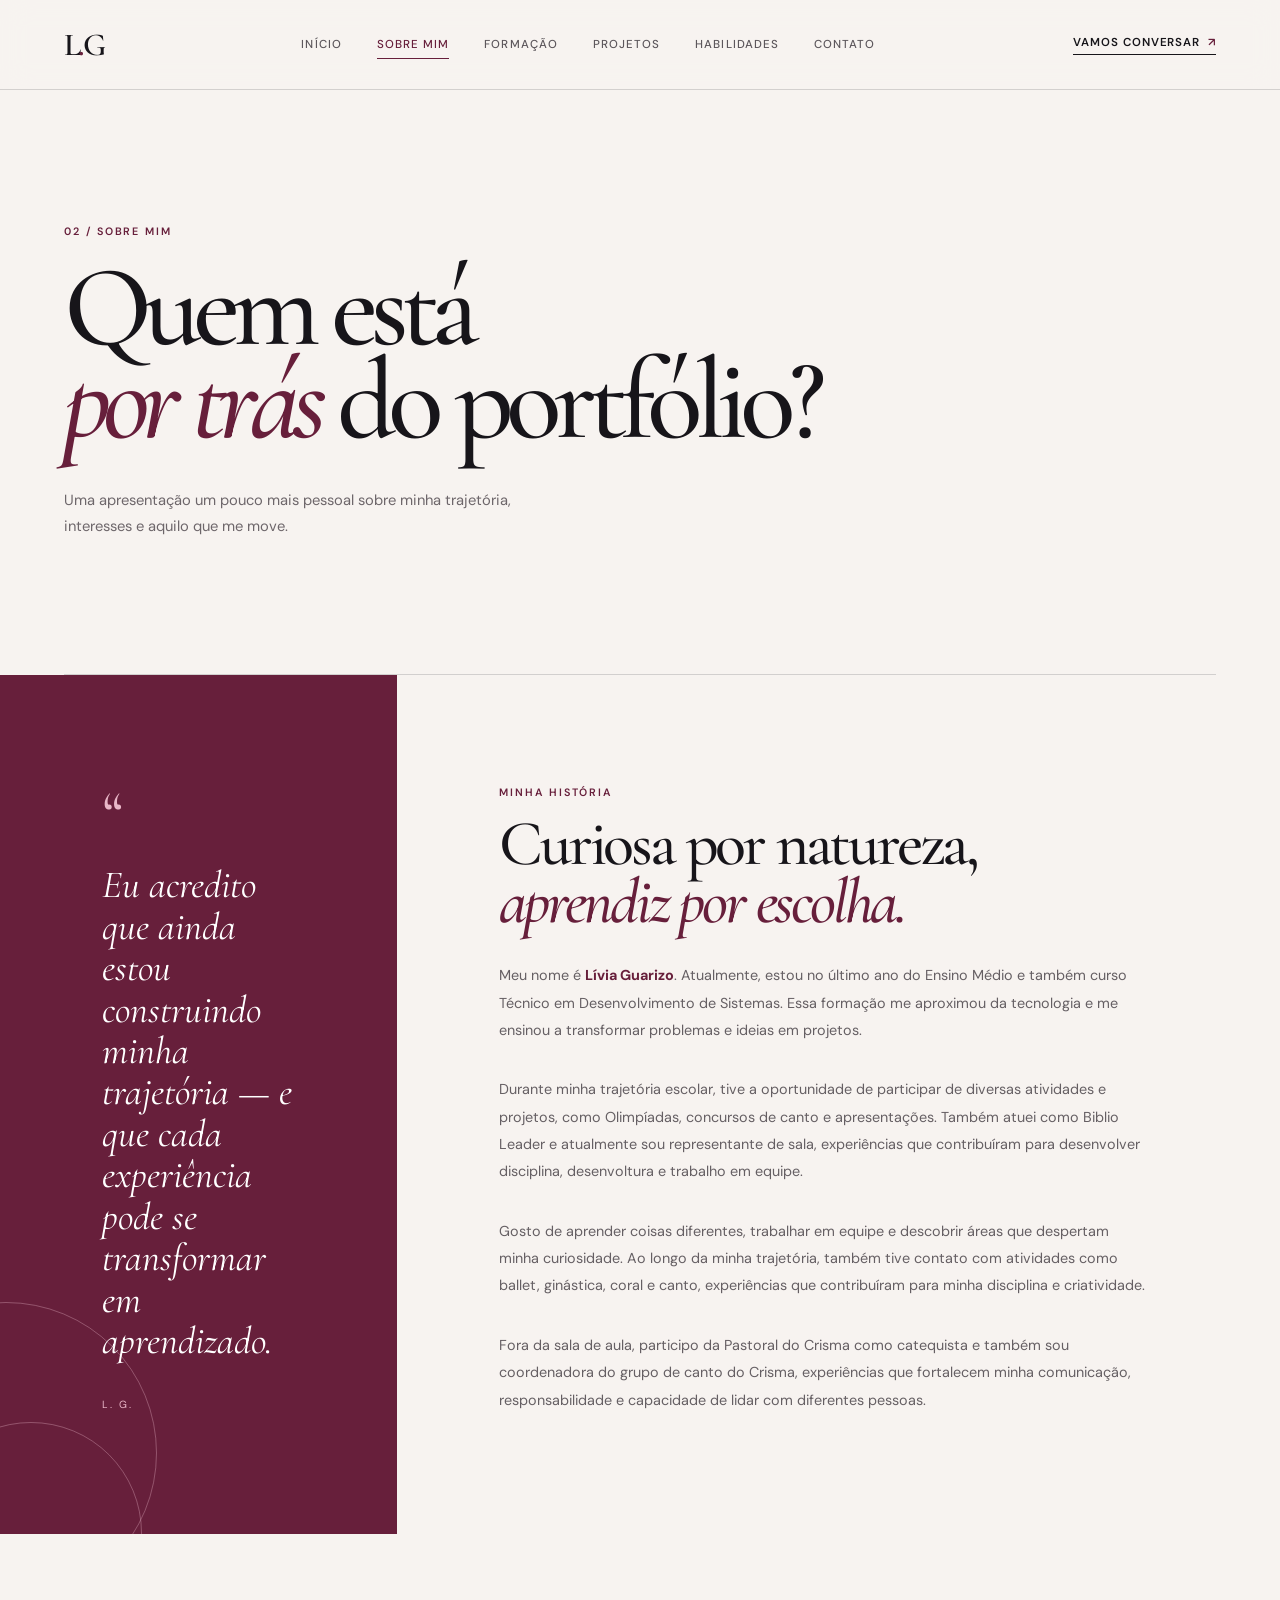
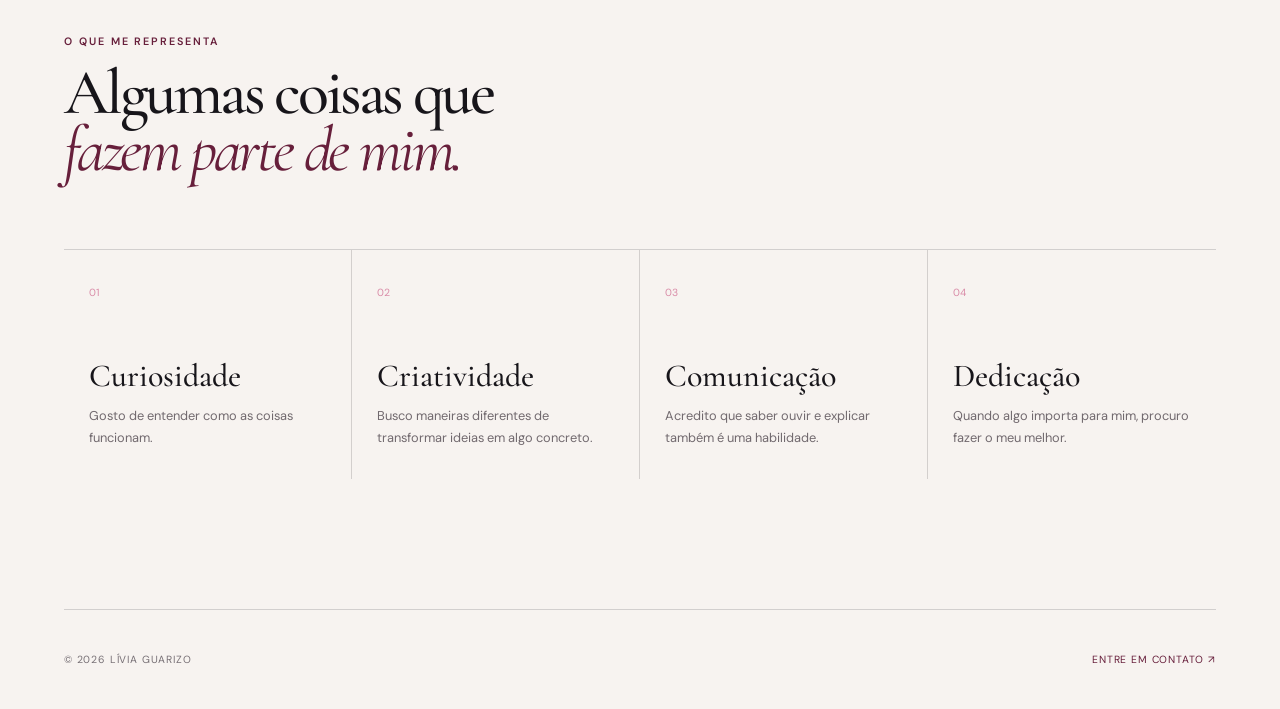
<file: sobre.html>
<!DOCTYPE html>
<html lang="pt-BR">

<head>
    <meta charset="UTF-8">

    <meta
        name="viewport"
        content="width=device-width, initial-scale=1.0"
    >

    <meta
        name="description"
        content="Conheça Lívia Guarizo, sua trajetória, interesses e experiências."
    >

    <title>Sobre mim | Lívia Guarizo</title>

    <link rel="stylesheet" href="style.css">
</head>

<body>

    <header class="site-header">

        <a class="brand" href="index.html">
            L<span>.</span>G
        </a>

        <nav class="main-nav">

            <a href="index.html">
                Início
            </a>

            <a
                class="active"
                href="sobre.html"
            >
                Sobre mim
            </a>

            <a href="formacao.html">
                Formação
            </a>

            <a href="projetos.html">
                Projetos
            </a>

            <a href="habilidades.html">
                Habilidades
            </a>

            <a href="contato.html">
                Contato
            </a>

        </nav>

        <a
            class="header-link"
            href="contato.html"
        >
            Vamos conversar <span>↗</span>
        </a>

    </header>


    <main>

        <section class="page-hero">

            <p class="eyebrow">
                02 / SOBRE MIM
            </p>

            <h1>
                Quem está<br>
                <em>por trás</em> do portfólio?
            </h1>

            <p>
                Uma apresentação um pouco mais pessoal sobre
                minha trajetória, interesses e aquilo que me move.
            </p>

        </section>


        <section class="about-section section">

            <div class="about-highlight">

                <span class="quote-mark">
                    “
                </span>

                <p>
                    Eu acredito que ainda estou construindo
                    minha trajetória — e que cada experiência
                    pode se transformar em aprendizado.
                </p>

                <span class="quote-author">
                    L. G.
                </span>

            </div>


            <div class="about-content">

                <p class="eyebrow">
                    MINHA HISTÓRIA
                </p>

                <h2>
                    Curiosa por natureza,<br>
                    <em>aprendiz por escolha.</em>
                </h2>

                <p>
                    Meu nome é <strong>Lívia Guarizo</strong>.
                    Atualmente, estou no último ano do Ensino Médio
                    e também curso Técnico em Desenvolvimento de
                    Sistemas. Essa formação me aproximou da tecnologia
                    e me ensinou a transformar problemas e ideias
                    em projetos.
                </p>

                <p>
                    Durante minha trajetória escolar, tive a oportunidade
                    de participar de diversas atividades e projetos,
                    como Olimpíadas, concursos de canto e apresentações.
                    Também atuei como Biblio Leader e atualmente sou
                    representante de sala, experiências que contribuíram
                    para desenvolver disciplina, desenvoltura e trabalho
                    em equipe.
                </p>

                <p>
                    Gosto de aprender coisas diferentes, trabalhar
                    em equipe e descobrir áreas que despertam minha
                    curiosidade. Ao longo da minha trajetória, também
                    tive contato com atividades como ballet, ginástica,
                    coral e canto, experiências que contribuíram para
                    minha disciplina e criatividade.
                </p>

                <p>
                    Fora da sala de aula, participo da Pastoral do
                    Crisma como catequista e também sou coordenadora do
                    grupo de canto do Crisma, experiências que fortalecem
                    minha comunicação, responsabilidade e capacidade
                    de lidar com diferentes pessoas.
                </p>

            </div>

        </section>


        <section class="values-section section">

            <div class="section-heading">

                <p class="eyebrow">
                    O QUE ME REPRESENTA
                </p>

                <h2>
                    Algumas coisas que<br>
                    <em>fazem parte de mim.</em>
                </h2>

            </div>


            <div class="values-grid">

                <div class="value-item">

                    <span>
                        01
                    </span>

                    <strong>
                        Curiosidade
                    </strong>

                    <p>
                        Gosto de entender como as coisas funcionam.
                    </p>

                </div>


                <div class="value-item">

                    <span>
                        02
                    </span>

                    <strong>
                        Criatividade
                    </strong>

                    <p>
                        Busco maneiras diferentes de transformar
                        ideias em algo concreto.
                    </p>

                </div>


                <div class="value-item">

                    <span>
                        03
                    </span>

                    <strong>
                        Comunicação
                    </strong>

                    <p>
                        Acredito que saber ouvir e explicar
                        também é uma habilidade.
                    </p>

                </div>


                <div class="value-item">

                    <span>
                        04
                    </span>

                    <strong>
                        Dedicação
                    </strong>

                    <p>
                        Quando algo importa para mim,
                        procuro fazer o meu melhor.
                    </p>

                </div>

            </div>

        </section>

    </main>


    <footer class="site-footer">

        <span>
            © 2026 Lívia Guarizo
        </span>

        <a href="contato.html">
            Entre em contato ↗
        </a>

    </footer>


    <script src="script.js"></script>

</body>

</html>
</file>
<file: style.css>
@import url('https://fonts.googleapis.com/css2?family=Cormorant+Garamond:ital,wght@0,400;0,500;0,600;0,700;1,400;1,500&family=DM+Sans:wght@300;400;500;600;700&display=swap');

* {
    margin: 0;
    padding: 0;
    box-sizing: border-box;
}

html {
    scroll-behavior: smooth;
}

body {
    background: #f7f3f0;
    color: #17151a;
    font-family: "DM Sans", sans-serif;
    overflow-x: hidden;
}

a {
    color: inherit;
    text-decoration: none;
}

button,
a {
    -webkit-tap-highlight-color: transparent;
}

:root {
    --background: #f7f3f0;
    --cream: #eee7e2;
    --white: #fffaf7;
    --black: #17151a;
    --dark: #242026;
    --wine: #671f3b;
    --wine-dark: #47152a;
    --pink: #d98ba7;
    --pink-light: #e9b7c8;
    --pink-soft: #f0d9df;
    --line: rgba(23, 21, 26, 0.16);
    --serif: "Cormorant Garamond", Georgia, serif;
    --sans: "DM Sans", sans-serif;
}

::selection {
    background: var(--wine);
    color: #fff;
}

.site-header {
    width: 100%;
    min-height: 90px;
    padding: 0 5vw;
    display: flex;
    align-items: center;
    justify-content: space-between;
    border-bottom: 1px solid var(--line);
    position: relative;
    z-index: 20;
    background: rgba(247, 243, 240, 0.92);
    backdrop-filter: blur(15px);
}

.brand {
    font-family: var(--serif);
    font-size: 2rem;
    font-weight: 600;
    letter-spacing: -0.08em;
}

.brand span {
    color: var(--wine);
}

.main-nav {
    display: flex;
    align-items: center;
    gap: 2.2rem;
}

.main-nav a {
    position: relative;
    font-size: 0.72rem;
    font-weight: 500;
    letter-spacing: 0.09em;
    text-transform: uppercase;
    color: #5d575c;
    transition: color 0.3s ease;
}

.main-nav a::after {
    content: "";
    position: absolute;
    left: 0;
    bottom: -7px;
    width: 0;
    height: 1px;
    background: var(--wine);
    transition: width 0.3s ease;
}

.main-nav a:hover,
.main-nav a.active {
    color: var(--wine);
}

.main-nav a:hover::after,
.main-nav a.active::after {
    width: 100%;
}

.header-link {
    font-size: 0.72rem;
    font-weight: 600;
    text-transform: uppercase;
    letter-spacing: 0.08em;
    border-bottom: 1px solid var(--black);
    padding-bottom: 4px;
    transition: color 0.3s ease, border-color 0.3s ease;
}

.header-link span {
    color: var(--wine);
    margin-left: 4px;
}

.header-link:hover {
    color: var(--wine);
    border-color: var(--wine);
}

main {
    width: 100%;
}

.section {
    width: min(1200px, 90%);
    margin: 0 auto;
}

.eyebrow {
    font-size: 0.67rem;
    font-weight: 600;
    letter-spacing: 0.18em;
    text-transform: uppercase;
    color: var(--wine);
}

.hero {
    min-height: calc(100vh - 90px);
    width: 100%;
    padding: 7vh 8vw;
    display: flex;
    align-items: center;
    justify-content: space-between;
    position: relative;
    overflow: hidden;
    background:
        radial-gradient(
            circle at 82% 25%,
            rgba(217, 139, 167, 0.22),
            transparent 25%
        ),
        radial-gradient(
            circle at 15% 85%,
            rgba(103, 31, 59, 0.09),
            transparent 25%
        ),
        var(--background);
}

.hero-content {
    width: min(760px, 75%);
    position: relative;
    z-index: 3;
}

.hero h1 {
    margin-top: 1.4rem;
    font-family: var(--serif);
    font-size: clamp(5rem, 10vw, 9.5rem);
    line-height: 0.78;
    font-weight: 500;
    letter-spacing: -0.07em;
}

.hero h1 span {
    color: var(--wine);
    font-style: italic;
}

.hero-text {
    width: min(500px, 90%);
    margin-top: 2.5rem;
    font-size: 0.95rem;
    line-height: 1.8;
    color: #625b60;
}

.hero-actions {
    display: flex;
    gap: 1rem;
    margin-top: 2.5rem;
}

.button {
    padding: 15px 23px;
    font-size: 0.68rem;
    font-weight: 600;
    text-transform: uppercase;
    letter-spacing: 0.1em;
    transition: transform 0.3s ease, background 0.3s ease, color 0.3s ease;
}

.button:hover {
    transform: translateY(-3px);
}

.button-primary {
    background: var(--wine);
    color: white;
}

.button-primary:hover {
    background: var(--wine-dark);
}

.button-primary span {
    margin-left: 8px;
}

.button-ghost {
    border: 1px solid var(--black);
}

.button-ghost:hover {
    background: var(--black);
    color: white;
}

.hero-decoration {
    position: absolute;
    border: 1px solid rgba(103, 31, 59, 0.22);
    pointer-events: none;
}

.hero-decoration-left {
    width: 270px;
    height: 270px;
    border-radius: 50%;
    left: -130px;
    bottom: -100px;
}

.hero-decoration-left::before,
.hero-decoration-left::after {
    content: "";
    position: absolute;
    border: 1px solid rgba(217, 139, 167, 0.4);
    border-radius: 50%;
}

.hero-decoration-left::before {
    width: 200px;
    height: 200px;
    top: 35px;
    left: 35px;
}

.hero-decoration-left::after {
    width: 130px;
    height: 130px;
    top: 70px;
    left: 70px;
}

.hero-decoration-right {
    width: 250px;
    height: 250px;
    border-radius: 50%;
    right: -150px;
    top: 60px;
    background: rgba(217, 139, 167, 0.14);
}

.hero-decoration-right::after {
    content: "";
    position: absolute;
    width: 100%;
    height: 100%;
    border-radius: 50%;
    border: 1px solid var(--pink);
    top: -35px;
    left: -35px;
}

.hero-side {
    width: 220px;
    display: flex;
    flex-direction: column;
    align-items: center;
    position: relative;
    z-index: 3;
}

.hero-orbit {
    width: 210px;
    height: 210px;
    border: 1px solid rgba(103, 31, 59, 0.35);
    border-radius: 50%;
    display: flex;
    align-items: center;
    justify-content: center;
    position: relative;
}

.hero-orbit::before {
    content: "";
    position: absolute;
    width: 150px;
    height: 150px;
    border: 1px solid var(--pink);
    border-radius: 50%;
}

.hero-orbit span {
    position: absolute;
    font-family: var(--serif);
    font-style: italic;
    font-size: 1rem;
    color: var(--wine);
}

.hero-orbit span:nth-child(1) {
    top: 15px;
    left: 55px;
}

.hero-orbit span:nth-child(2) {
    right: -10px;
    top: 90px;
    transform: rotate(90deg);
}

.hero-orbit span:nth-child(3) {
    bottom: 15px;
    left: 55px;
}

.vertical-text {
    writing-mode: vertical-rl;
    margin-top: 2rem;
    font-size: 0.55rem;
    letter-spacing: 0.2em;
    color: #81787d;
}

.intro-strip {
    width: 100%;
    padding: 35px 8vw;
    background: var(--wine);
    color: white;
    text-align: center;
}

.intro-strip p {
    max-width: 900px;
    margin: auto;
    font-family: var(--serif);
    font-size: clamp(1.4rem, 2.3vw, 2.1rem);
    line-height: 1.2;
}

.intro-strip strong {
    color: var(--pink-light);
    font-weight: 500;
}

.home-overview {
    padding-top: 130px;
    padding-bottom: 130px;
}

.section-heading h2 {
    margin-top: 1rem;
    font-family: var(--serif);
    font-size: clamp(3rem, 5vw, 5.5rem);
    line-height: 0.9;
    font-weight: 500;
    letter-spacing: -0.05em;
}

.section-heading h2 em {
    color: var(--wine);
    font-weight: 400;
}

.overview-grid {
    display: grid;
    grid-template-columns: repeat(3, 1fr);
    margin-top: 75px;
    border-top: 1px solid var(--line);
    border-bottom: 1px solid var(--line);
}

.overview-card {
    min-height: 310px;
    padding: 35px;
    border-right: 1px solid var(--line);
    position: relative;
    transition: background 0.4s ease, transform 0.4s ease;
}

.overview-card:last-child {
    border-right: none;
}

.overview-card:hover {
    background: #eee5e4;
}

.overview-card.featured {
    background: var(--pink-soft);
}

.card-number {
    font-size: 0.65rem;
    color: var(--wine);
    letter-spacing: 0.15em;
}

.overview-card h3 {
    margin-top: 80px;
    font-family: var(--serif);
    font-size: 2.2rem;
    font-weight: 500;
}

.overview-card p {
    margin-top: 15px;
    color: #6a6267;
    font-size: 0.86rem;
    line-height: 1.7;
}

.overview-card a {
    position: absolute;
    left: 35px;
    bottom: 30px;
    font-size: 0.68rem;
    font-weight: 600;
    text-transform: uppercase;
    letter-spacing: 0.1em;
    color: var(--wine);
}

.page-hero {
    width: min(1200px, 90%);
    margin: 0 auto;
    min-height: 65vh;
    display: flex;
    flex-direction: column;
    justify-content: center;
    padding: 90px 0;
    border-bottom: 1px solid var(--line);
}

.page-hero h1 {
    margin-top: 1.5rem;
    max-width: 900px;
    font-family: var(--serif);
    font-size: clamp(4rem, 9vw, 8.5rem);
    line-height: 0.8;
    font-weight: 500;
    letter-spacing: -0.07em;
}

.page-hero h1 em {
    color: var(--wine);
}

.page-hero > p:last-child {
    max-width: 510px;
    margin-top: 2.5rem;
    font-size: 0.92rem;
    line-height: 1.8;
    color: #6d666a;
}

.about-section {
    width: 100%;
    margin: 0;
    padding: 0;
    display: grid;
    grid-template-columns: 31% 69%;
    align-items: stretch;
    background: var(--background);
}

.about-highlight {
    min-height: 760px;
    padding: 100px 8vw;
    background: var(--wine);
    color: white;
    display: flex;
    flex-direction: column;
    justify-content: center;
    position: relative;
    overflow: hidden;
}

.about-highlight::after,
.about-highlight::before {
    content: "";
    position: absolute;
    border: 1px solid rgba(233, 183, 200, 0.35);
    border-radius: 50%;
    pointer-events: none;
}

.about-highlight::before {
    width: 300px;
    height: 300px;
    left: -145px;
    bottom: -70px;
}

.about-highlight::after {
    width: 220px;
    height: 220px;
    left: -80px;
    bottom: -110px;
}

.quote-mark {
    font-family: var(--serif);
    font-size: 4rem;
    line-height: 0.5;
    color: var(--pink-light);
    margin-bottom: 35px;
}

.about-highlight p {
    max-width: 280px;
    font-family: var(--serif);
    font-size: clamp(2rem, 3vw, 3rem);
    font-style: italic;
    line-height: 1.08;
    position: relative;
    z-index: 2;
}

.quote-author {
    margin-top: 35px;
    font-size: 0.65rem;
    letter-spacing: 0.18em;
    text-transform: uppercase;
    color: var(--pink-light);
    position: relative;
    z-index: 2;
}

.about-content {
    padding: 110px 8vw 120px;
    max-width: 1000px;
}

.about-content h2 {
    margin-top: 1rem;
    font-family: var(--serif);
    font-size: clamp(3rem, 5vw, 5rem);
    line-height: 0.9;
    font-weight: 500;
    letter-spacing: -0.05em;
}

.about-content h2 em {
    color: var(--wine);
}

.about-content > p:not(.eyebrow) {
    max-width: 650px;
    margin-top: 2rem;
    color: #655f63;
    font-size: 0.9rem;
    line-height: 1.9;
}

.about-content strong {
    color: var(--wine);
}

.values-section {
    padding-top: 100px;
    padding-bottom: 130px;
}

.values-grid {
    margin-top: 70px;
    display: grid;
    grid-template-columns: repeat(4, 1fr);
    border-top: 1px solid var(--line);
}

.value-item {
    padding: 30px 25px;
    border-right: 1px solid var(--line);
}

.value-item:last-child {
    border-right: none;
}

.value-item span {
    color: var(--pink);
    font-size: 0.65rem;
}

.value-item strong {
    display: block;
    margin-top: 55px;
    font-family: var(--serif);
    font-size: 2rem;
    font-weight: 500;
}

.value-item p {
    margin-top: 10px;
    font-size: 0.8rem;
    line-height: 1.7;
    color: #71696e;
}

.timeline-section {
    padding-top: 120px;
    padding-bottom: 120px;
}

.timeline {
    margin-top: 80px;
    border-top: 1px solid var(--line);
}

.timeline-item {
    display: grid;
    grid-template-columns: 180px 1fr;
    gap: 60px;
    padding: 50px 0;
    border-bottom: 1px solid var(--line);
}

.timeline-year {
    font-size: 0.65rem;
    font-weight: 600;
    letter-spacing: 0.14em;
    color: var(--wine);
}

.timeline-type {
    font-size: 0.62rem;
    font-weight: 600;
    letter-spacing: 0.15em;
    color: #82797e;
}

.timeline-item h3 {
    margin-top: 10px;
    font-family: var(--serif);
    font-size: 3rem;
    font-weight: 500;
}

.timeline-item p:last-child {
    max-width: 650px;
    margin-top: 12px;
    font-size: 0.86rem;
    line-height: 1.8;
    color: #696166;
}

.timeline-item.future {
    background: linear-gradient(
        90deg,
        transparent,
        rgba(217, 139, 167, 0.12)
    );
    padding-left: 25px;
}

.future-section {
    padding-bottom: 130px;
}

.future-card {
    padding: 75px;
    background: var(--black);
    color: white;
    position: relative;
    overflow: hidden;
}

.future-card::after {
    content: "";
    width: 280px;
    height: 280px;
    position: absolute;
    right: -100px;
    top: -100px;
    border-radius: 50%;
    border: 1px solid rgba(233, 183, 200, 0.4);
}

.future-card h2 {
    max-width: 900px;
    margin-top: 25px;
    font-family: var(--serif);
    font-size: clamp(2.8rem, 5vw, 5rem);
    line-height: 0.95;
    font-weight: 400;
}

.future-card h2 em {
    color: var(--pink-light);
}

.future-card > p:last-child {
    max-width: 650px;
    margin-top: 30px;
    color: #bcb3b7;
    line-height: 1.8;
    font-size: 0.88rem;
}

.projects-section {
    padding-top: 100px;
    padding-bottom: 100px;
}

.projects-grid {
    display: grid;
    grid-template-columns: repeat(2, 1fr);
    gap: 20px;
}

.project-card {
    min-height: 440px;
    padding: 40px;
    border: 1px solid var(--line);
    background: #eee6e2;
    color: var(--black);
    position: relative;
    display: flex;
    flex-direction: column;
    transition: transform 0.4s ease, background 0.4s ease;
}

.project-card:hover {
    transform: translateY(-7px);
}

.project-large {
    min-height: 520px;
}

.project-beige {
    background: #eee6e2;
    color: var(--black);
    border-color: #cfc4c0;
}

.project-wine {
    background: var(--wine);
    color: white;
    border-color: var(--wine);
}

.project-beige:hover {
    background: #e5dcd8;
}

.project-wine:hover {
    background: var(--wine-dark);
}

.project-number {
    font-family: var(--serif);
    font-size: 2rem;
}

.project-beige .project-number {
    color: var(--wine);
}

.project-wine .project-number {
    color: var(--pink-light);
}

.project-meta {
    margin-top: 70px;
    font-size: 0.62rem;
    font-weight: 600;
    letter-spacing: 0.14em;
}

.project-beige .project-meta {
    color: #81777c;
}

.project-wine .project-meta {
    color: #dfc9d1;
}

.project-card h2 {
    margin-top: 10px;
    font-family: var(--serif);
    font-size: clamp(2.4rem, 4vw, 4rem);
    line-height: 0.9;
    font-weight: 500;
    letter-spacing: -0.04em;
}

.project-card p {
    max-width: 500px;
    margin-top: 20px;
    font-size: 0.84rem;
    line-height: 1.8;
}

.project-beige p {
    color: #6b6368;
}

.project-wine p {
    color: #dfc9d1;
}

.project-link {
    margin-top: auto;
    padding-top: 30px;
    width: fit-content;
    font-size: 0.65rem;
    font-weight: 600;
    letter-spacing: 0.12em;
    text-transform: uppercase;
    border-bottom: 1px solid;
}

.project-beige .project-link {
    color: var(--wine);
    border-color: var(--wine);
}

.project-wine .project-link {
    color: var(--pink-light);
    border-color: var(--pink-light);
}

.accent-card {
    background: var(--wine);
    color: white;
}

.accent-card:hover {
    background: var(--wine-dark);
}

.accent-card .project-number,
.accent-card .project-link {
    color: var(--pink-light);
}

.accent-card .project-meta,
.accent-card p {
    color: #dfc9d1;
}

/* =====================================================
   CORES DOS PROJETOS
   ===================================================== */

/* VINHO:
   01 Cafeteria Aroma
   04 Previsão do Tempo
   05 Persona SESI
   08 Just in Time
*/

.projects-grid .project-card:nth-child(1),
.projects-grid .project-card:nth-child(4),
.projects-grid .project-card:nth-child(5),
.projects-grid .project-card:nth-child(8) {
    background: var(--wine);
    color: white;
    border-color: var(--wine);
}

.projects-grid .project-card:nth-child(1):hover,
.projects-grid .project-card:nth-child(4):hover,
.projects-grid .project-card:nth-child(5):hover,
.projects-grid .project-card:nth-child(8):hover {
    background: var(--wine-dark);
}

.projects-grid .project-card:nth-child(1) .project-number,
.projects-grid .project-card:nth-child(4) .project-number,
.projects-grid .project-card:nth-child(5) .project-number,
.projects-grid .project-card:nth-child(8) .project-number {
    color: var(--pink-light);
}

.projects-grid .project-card:nth-child(1) .project-meta,
.projects-grid .project-card:nth-child(4) .project-meta,
.projects-grid .project-card:nth-child(5) .project-meta,
.projects-grid .project-card:nth-child(8) .project-meta,
.projects-grid .project-card:nth-child(1) p,
.projects-grid .project-card:nth-child(4) p,
.projects-grid .project-card:nth-child(5) p,
.projects-grid .project-card:nth-child(8) p {
    color: #dfc9d1;
}

.projects-grid .project-card:nth-child(1) .project-link,
.projects-grid .project-card:nth-child(4) .project-link,
.projects-grid .project-card:nth-child(5) .project-link,
.projects-grid .project-card:nth-child(8) .project-link {
    color: var(--pink-light);
    border-color: var(--pink-light);
}

/* BEGE:
   02 Álbum de Figurinhas
   03 Spotify SESI
   06 Light Notes
   07 Hotel Reservas
*/

.projects-grid .project-card:nth-child(2),
.projects-grid .project-card:nth-child(3),
.projects-grid .project-card:nth-child(6),
.projects-grid .project-card:nth-child(7) {
    background: #eee6e2;
    color: var(--black);
    border-color: #cfc4c0;
}

.projects-grid .project-card:nth-child(2):hover,
.projects-grid .project-card:nth-child(3):hover,
.projects-grid .project-card:nth-child(6):hover,
.projects-grid .project-card:nth-child(7):hover {
    background: #e5dcd8;
}

.projects-grid .project-card:nth-child(2) .project-number,
.projects-grid .project-card:nth-child(3) .project-number,
.projects-grid .project-card:nth-child(6) .project-number,
.projects-grid .project-card:nth-child(7) .project-number {
    color: var(--wine);
}

.projects-grid .project-card:nth-child(2) .project-meta,
.projects-grid .project-card:nth-child(3) .project-meta,
.projects-grid .project-card:nth-child(6) .project-meta,
.projects-grid .project-card:nth-child(7) .project-meta,
.projects-grid .project-card:nth-child(2) p,
.projects-grid .project-card:nth-child(3) p,
.projects-grid .project-card:nth-child(6) p,
.projects-grid .project-card:nth-child(7) p {
    color: #6b6368;
}

.projects-grid .project-card:nth-child(2) .project-link,
.projects-grid .project-card:nth-child(3) .project-link,
.projects-grid .project-card:nth-child(6) .project-link,
.projects-grid .project-card:nth-child(7) .project-link {
    color: var(--wine);
    border-color: var(--wine);
}

.project-note {
    padding-top: 60px;
    padding-bottom: 130px;
    text-align: center;
}

.project-note h2 {
    margin-top: 15px;
    font-family: var(--serif);
    font-size: clamp(2.8rem, 5vw, 5rem);
    font-weight: 500;
    line-height: 0.95;
}

.project-note h2 em {
    color: var(--wine);
}

.project-note > p:last-child {
    max-width: 500px;
    margin: 25px auto 0;
    color: #70686d;
    line-height: 1.7;
    font-size: 0.85rem;
}

.skills-section {
    padding-top: 120px;
    padding-bottom: 100px;
}

.skills-category {
    margin-bottom: 100px;
}

.skills-title {
    display: flex;
    align-items: baseline;
    gap: 25px;
    padding-bottom: 25px;
    border-bottom: 1px solid var(--line);
}

.skills-title span {
    font-size: 0.65rem;
    color: var(--wine);
    letter-spacing: 0.1em;
}

.skills-title h2 {
    font-family: var(--serif);
    font-size: 3.5rem;
    font-weight: 500;
}

.skill-list {
    display: grid;
    grid-template-columns: repeat(2, 1fr);
}

.skill-item {
    padding: 25px 0;
    border-bottom: 1px solid var(--line);
    display: flex;
    justify-content: space-between;
    align-items: center;
    gap: 30px;
}

.skill-item:nth-child(odd) {
    padding-right: 35px;
    border-right: 1px solid var(--line);
}

.skill-item:nth-child(even) {
    padding-left: 35px;
}

.skill-item strong {
    font-family: var(--serif);
    font-size: 1.55rem;
    font-weight: 500;
}

.skill-item span {
    font-size: 0.65rem;
    color: #7d7479;
    text-transform: uppercase;
    letter-spacing: 0.06em;
    text-align: right;
}

.skills-phrase {
    padding-top: 70px;
    padding-bottom: 140px;
    text-align: center;
}

.skills-phrase .quote-mark {
    color: var(--wine);
}

.skills-phrase h2 {
    margin-top: 15px;
    font-family: var(--serif);
    font-size: clamp(3rem, 6vw, 6rem);
    line-height: 0.9;
    font-weight: 500;
    letter-spacing: -0.05em;
}

.skills-phrase h2 em {
    color: var(--wine);
}

.contact-hero {
    min-height: 70vh;
    padding: 100px 8vw;
    display: flex;
    flex-direction: column;
    justify-content: center;
    background:
        radial-gradient(
            circle at 75% 50%,
            rgba(217, 139, 167, 0.25),
            transparent 30%
        );
}

.contact-hero h1 {
    margin-top: 1.5rem;
    font-family: var(--serif);
    font-size: clamp(4rem, 10vw, 9rem);
    line-height: 0.8;
    font-weight: 500;
    letter-spacing: -0.07em;
}

.contact-hero h1 em {
    color: var(--wine);
}

.contact-hero > p:last-child {
    max-width: 500px;
    margin-top: 35px;
    font-size: 0.9rem;
    line-height: 1.8;
    color: #6d656a;
}

.contact-section {
    padding-top: 110px;
    padding-bottom: 120px;
    display: grid;
    grid-template-columns: 0.7fr 1.3fr;
    gap: 100px;
}

.contact-intro h2 {
    margin-top: 15px;
    font-family: var(--serif);
    font-size: 5rem;
    line-height: 0.85;
    font-weight: 500;
}

.contact-intro h2 em {
    color: var(--wine);
}

.contact-links {
    border-top: 1px solid var(--line);
}

.contact-link {
    display: grid;
    grid-template-columns: 130px 1fr 30px;
    align-items: center;
    gap: 20px;
    padding: 30px 0;
    border-bottom: 1px solid var(--line);
    transition: padding-left 0.3s ease;
}

.contact-link:hover {
    padding-left: 15px;
}

.contact-label {
    font-size: 0.62rem;
    font-weight: 600;
    letter-spacing: 0.13em;
    color: var(--wine);
}

.contact-link strong {
    font-family: var(--serif);
    font-size: 1.5rem;
    font-weight: 500;
}

.contact-link > span:last-child {
    color: var(--wine);
    font-size: 1.1rem;
}

.closing-section {
    padding-top: 70px;
    padding-bottom: 150px;
    text-align: center;
}

.closing-section p {
    font-size: 0.68rem;
    text-transform: uppercase;
    letter-spacing: 0.15em;
    color: var(--wine);
}

.closing-section h2 {
    margin-top: 20px;
    font-family: var(--serif);
    font-size: clamp(4rem, 8vw, 8rem);
    line-height: 0.75;
    font-weight: 500;
    letter-spacing: -0.06em;
}

.closing-section h2 em {
    color: var(--wine);
}

.site-footer {
    width: 90%;
    margin: 0 auto;
    min-height: 100px;
    border-top: 1px solid var(--line);
    display: flex;
    align-items: center;
    justify-content: space-between;
    font-size: 0.65rem;
    letter-spacing: 0.08em;
    text-transform: uppercase;
    color: #777075;
}

.site-footer a {
    color: var(--wine);
    transition: opacity 0.3s ease;
}

.site-footer a:hover {
    opacity: 0.65;
}

.courses-section {
    padding-top: 20px;
    padding-bottom: 130px;
}

.courses-grid {
    margin-top: 70px;
    display: grid;
    grid-template-columns: repeat(2, 1fr);
    border-top: 1px solid var(--line);
    border-left: 1px solid var(--line);
}

.course-item {
    min-height: 280px;
    padding: 35px;
    border-right: 1px solid var(--line);
    border-bottom: 1px solid var(--line);
    background: #eee6e2;
    transition: background 0.4s ease, transform 0.4s ease;
}

.course-item:hover {
    background: #e5dcd8;
    transform: translateY(-4px);
}

.course-item span {
    font-size: 0.62rem;
    font-weight: 600;
    letter-spacing: 0.16em;
    color: var(--wine);
}

.course-item h3 {
    margin-top: 55px;
    font-family: var(--serif);
    font-size: 2.2rem;
    line-height: 1;
    font-weight: 500;
}

.course-item p {
    max-width: 500px;
    margin-top: 15px;
    color: #6b6368;
    font-size: 0.82rem;
    line-height: 1.7;
}

@media (max-width: 1000px) {

    .site-header {
        padding: 20px 5vw;
        flex-wrap: wrap;
        gap: 20px;
    }

    .main-nav {
        order: 3;
        width: 100%;
        justify-content: center;
        gap: 1.2rem;
        overflow-x: auto;
        padding-bottom: 5px;
    }

    .header-link {
        display: none;
    }

    .hero {
        padding: 90px 7vw;
    }

    .hero-side {
        display: none;
    }

    .hero-content {
        width: 100%;
    }

    .about-section,
    .contact-section {
        grid-template-columns: 1fr;
    }

    .about-highlight {
        min-height: 500px;
        padding: 80px 10vw;
    }

    .about-content {
        padding: 90px 10vw;
    }

    .values-grid {
        grid-template-columns: repeat(2, 1fr);
    }

    .value-item:nth-child(2) {
        border-right: none;
    }

    .skill-item {
        grid-template-columns: 1fr;
        align-items: flex-start;
    }

    .skill-item span {
        text-align: left;
    }

    /* FORMAÇÃO */

    .timeline-item {
        grid-template-columns: 140px 1fr;
        gap: 35px;
    }

    .timeline-item h3 {
        font-size: 2.6rem;
    }

    .courses-grid {
        grid-template-columns: repeat(2, 1fr);
    }

    .course-card {
        min-height: 230px;
    }

    .future-card {
        padding: 55px;
    }
}


@media (max-width: 700px) {

    .site-header {
        min-height: 80px;
    }

    .brand {
        font-size: 1.7rem;
    }

    .main-nav {
        justify-content: flex-start;
    }

    .main-nav a {
        font-size: 0.58rem;
    }

    .hero {
        min-height: 80vh;
        padding: 80px 7vw;
    }

    .hero h1 {
        font-size: clamp(4rem, 19vw, 7rem);
    }

    .hero-text {
        font-size: 0.85rem;
    }

    .hero-actions {
        flex-direction: column;
        width: fit-content;
    }

    .button {
        width: 100%;
    }

    .intro-strip {
        padding: 30px 7vw;
    }

    .home-overview {
        padding-top: 90px;
        padding-bottom: 90px;
    }

    .section-heading h2 {
        font-size: 3.3rem;
    }

    .overview-grid {
        grid-template-columns: 1fr;
        margin-top: 50px;
    }

    .overview-card {
        min-height: 280px;
        border-right: none;
        border-bottom: 1px solid var(--line);
    }

    .overview-card:last-child {
        border-bottom: none;
    }

    .page-hero {
        min-height: 55vh;
        padding: 70px 0;
    }

    .page-hero h1 {
        font-size: clamp(3.8rem, 17vw, 6rem);
    }

    .about-section {
        grid-template-columns: 1fr;
    }

    .about-highlight {
        min-height: 500px;
        padding: 70px 8vw;
    }

    .about-highlight p {
        max-width: 280px;
        font-size: 2.5rem;
    }

    .about-content {
        padding: 75px 8vw 90px;
    }

    .about-content h2 {
        font-size: 3.3rem;
    }

    .about-content > p:not(.eyebrow) {
        font-size: 0.85rem;
    }

    .values-grid {
        grid-template-columns: 1fr;
    }

    .value-item {
        border-right: none;
        border-bottom: 1px solid var(--line);
        padding: 25px 0;
    }

    .value-item strong {
        margin-top: 30px;
    }

    /* FORMAÇÃO */

    .timeline-section {
        padding-top: 80px;
        padding-bottom: 80px;
    }

    .timeline {
        margin-top: 50px;
    }

    .timeline-item {
        grid-template-columns: 1fr;
        gap: 15px;
        padding: 35px 0;
    }

    .timeline-year {
        font-size: 0.62rem;
    }

    .timeline-item h3 {
        font-size: 2.4rem;
    }

    .timeline-item p:last-child {
        font-size: 0.82rem;
        line-height: 1.7;
    }

    .timeline-item.future {
        padding-left: 18px;
    }

    /* CURSOS EXTRAS */

    .courses-section {
        padding-top: 70px;
        padding-bottom: 80px;
    }

    .courses-grid {
        grid-template-columns: 1fr;
        margin-top: 45px;
        gap: 0;
    }

    .course-card {
        min-height: 200px;
        padding: 28px 0;
        border-right: none;
        border-bottom: 1px solid var(--line);
    }

    .course-card:last-child {
        border-bottom: none;
    }

    .course-number {
        font-size: 0.62rem;
    }

    .course-card h3 {
        margin-top: 25px;
        font-size: 1.8rem;
    }

    .course-card p {
        font-size: 0.78rem;
        line-height: 1.7;
    }

    .course-card span {
        font-size: 0.6rem;
    }

    .future-section {
        padding-bottom: 90px;
    }

    .future-card {
        padding: 45px 28px;
    }

    .future-card h2 {
        font-size: 2.8rem;
    }

    .future-card > p:last-child {
        font-size: 0.82rem;
    }

    .projects-grid {
        grid-template-columns: 1fr;
    }

    .project-card,
    .project-large {
        min-height: 400px;
    }

    .skills-section {
        padding-top: 80px;
    }

    .skills-title h2 {
        font-size: 2.8rem;
    }

    .skill-list {
        grid-template-columns: 1fr;
    }

    .skill-item:nth-child(odd),
    .skill-item:nth-child(even) {
        padding-left: 0;
        padding-right: 0;
        border-right: none;
    }

    .skill-item strong {
        font-size: 1.35rem;
    }

    .contact-hero {
        min-height: 60vh;
        padding: 80px 7vw;
    }

    .contact-hero h1 {
        font-size: clamp(4rem, 18vw, 7rem);
    }

    .contact-section {
        padding-top: 80px;
        padding-bottom: 80px;
    }

    .contact-intro h2 {
        font-size: 4rem;
    }

    .contact-link {
        grid-template-columns: 1fr 25px;
        gap: 10px;
    }

    .contact-link strong {
        grid-column: 1;
        grid-row: 2;
        font-size: 1.3rem;
    }

    .contact-link > span:last-child {
        grid-column: 2;
        grid-row: 1 / 3;
    }

    .closing-section {
        padding-bottom: 100px;
    }

    .site-footer {
        min-height: 80px;
        flex-direction: column;
        justify-content: center;
        gap: 10px;
        text-align: center;
    }
}


.animate {
    opacity: 0;
    transform: translateY(25px);
    transition: opacity 0.7s ease, transform 0.7s ease;
}

.animate.show {
    opacity: 1;
    transform: translateY(0);
}

.page-exit {
    opacity: 0;
    transition: opacity 0.25s ease;
}
</file>
